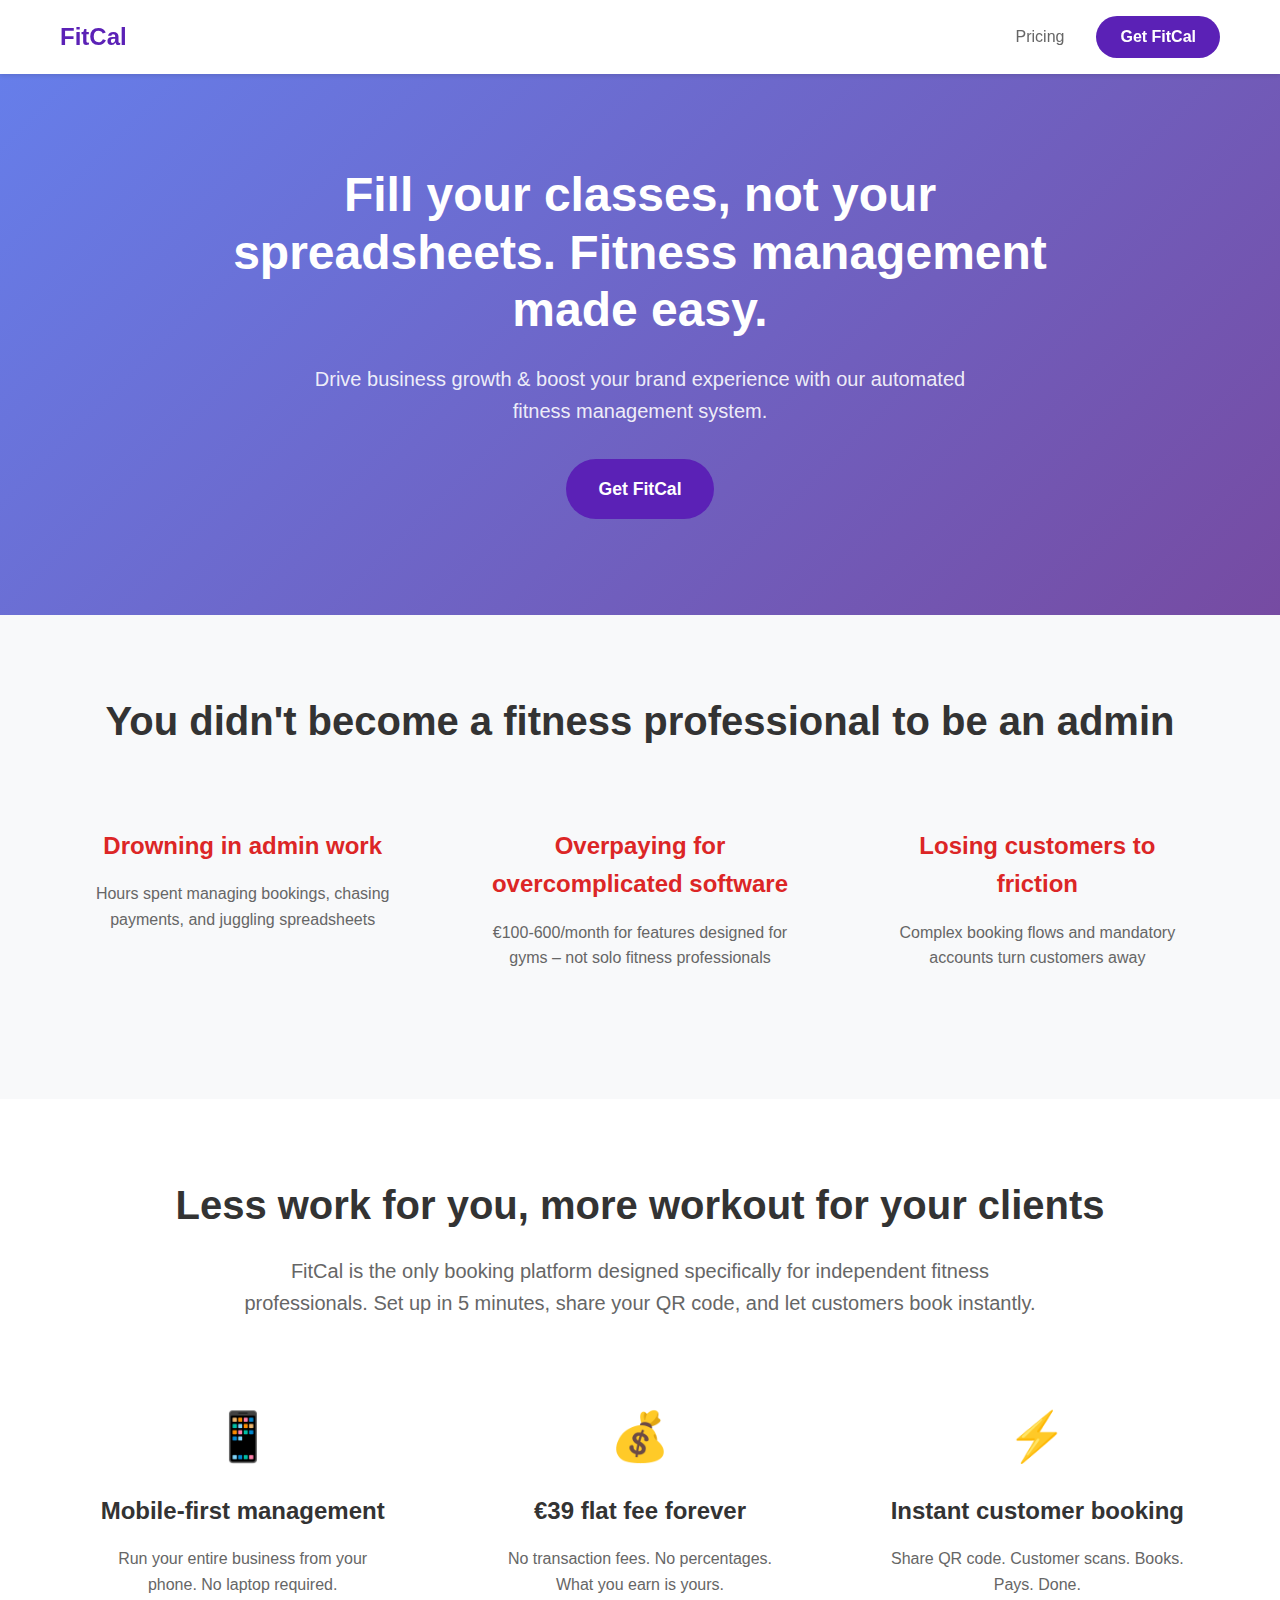
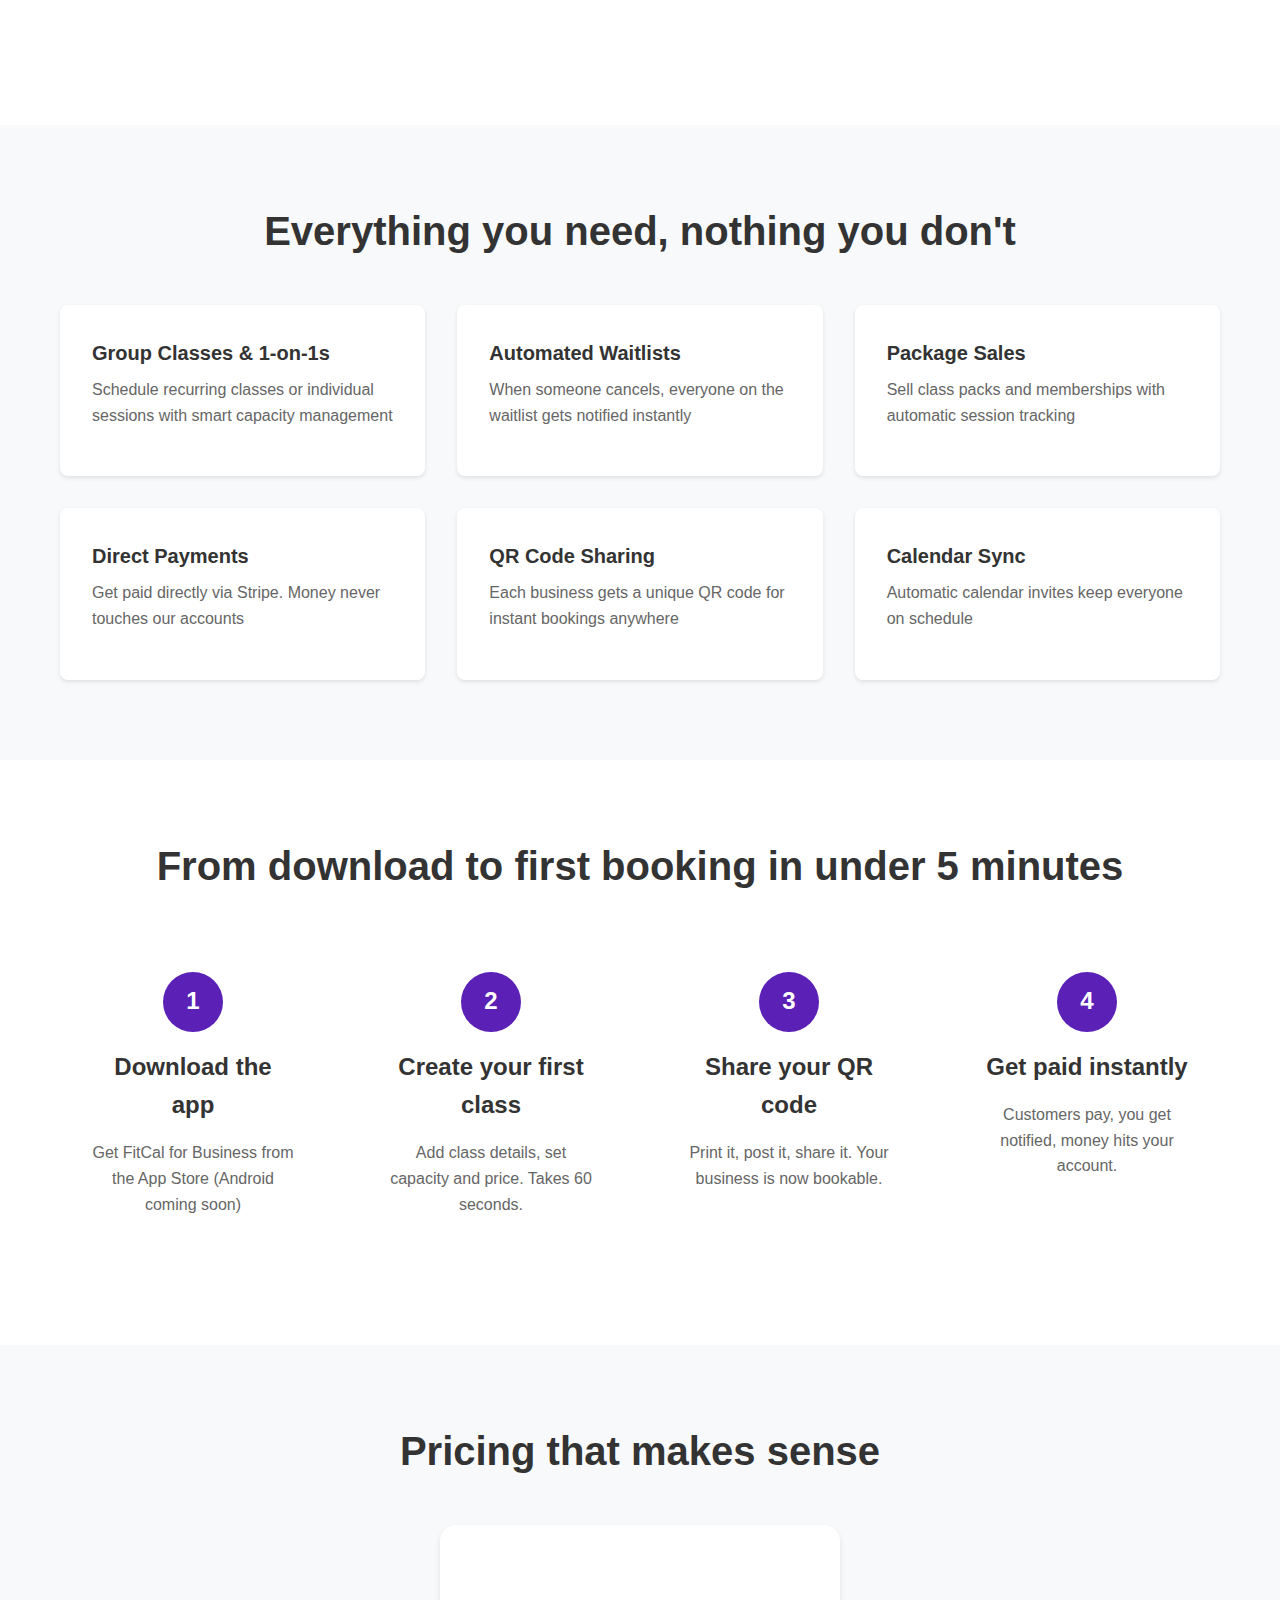
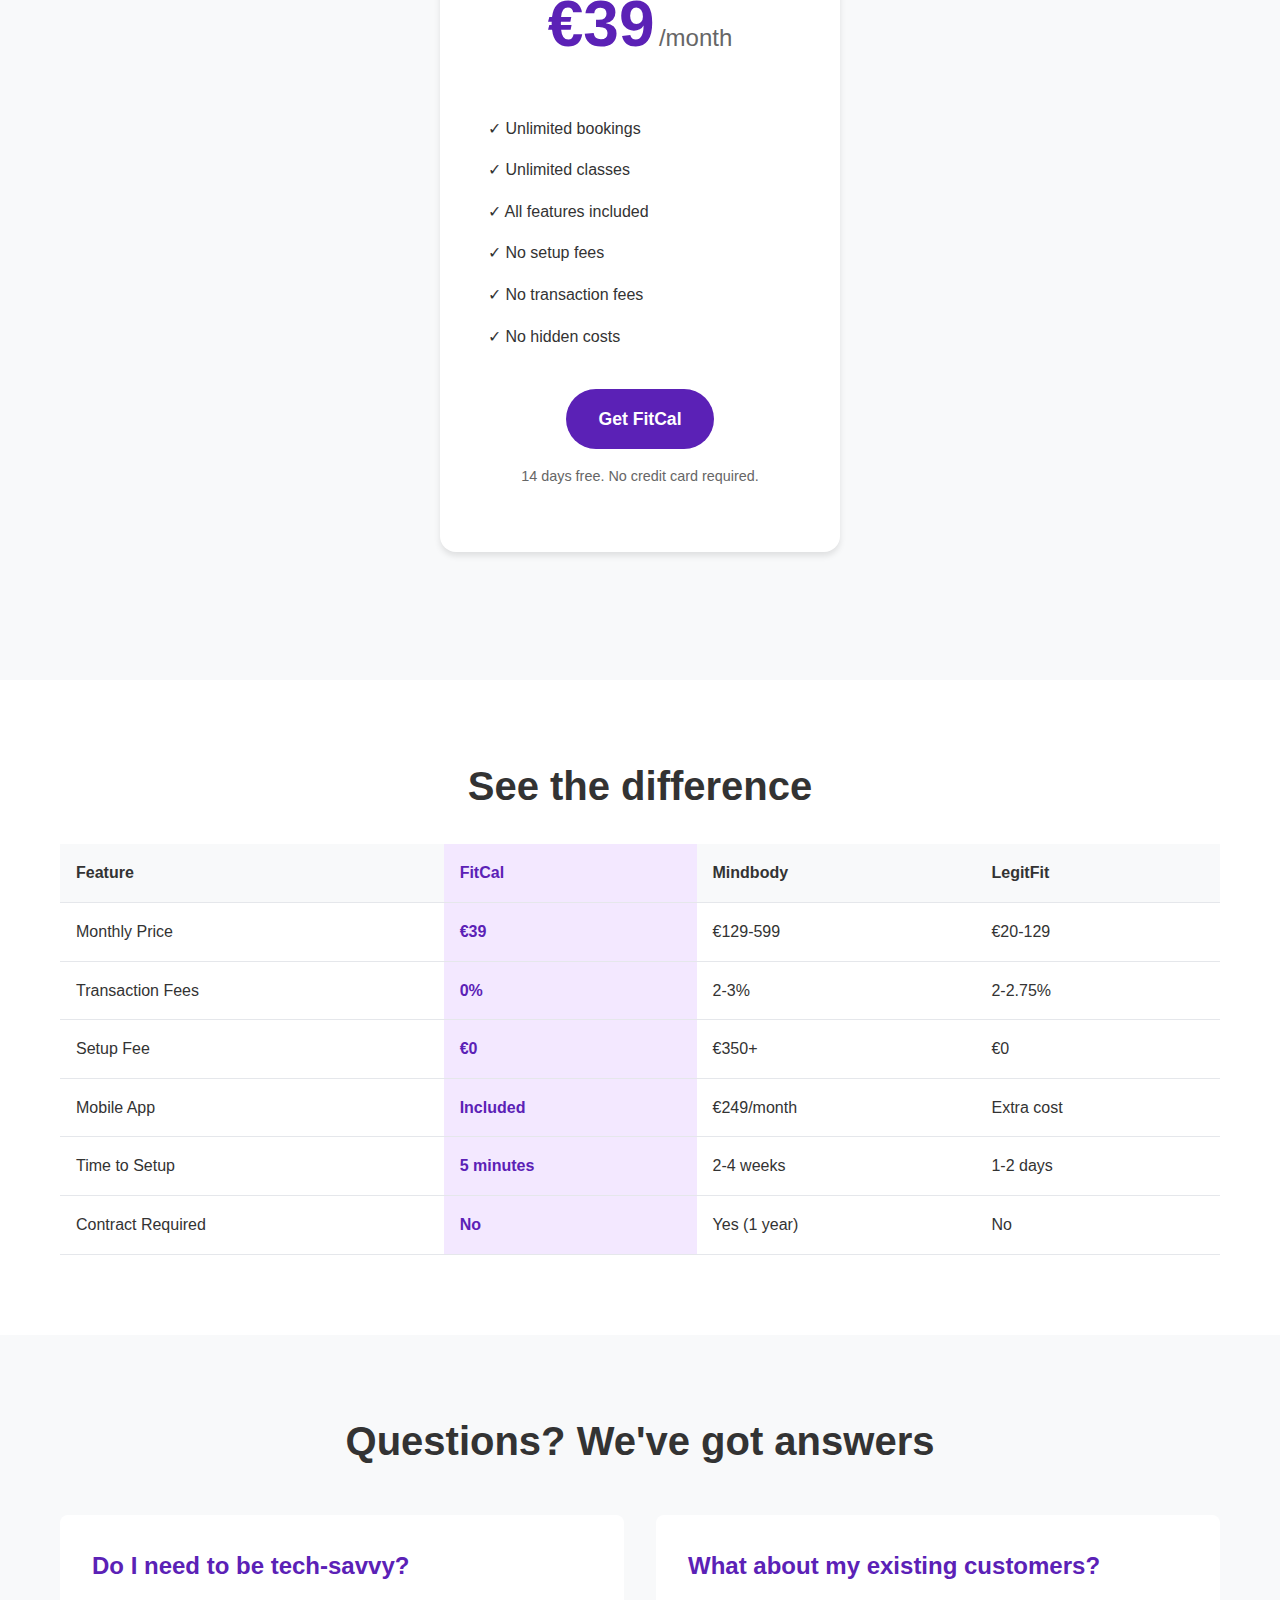
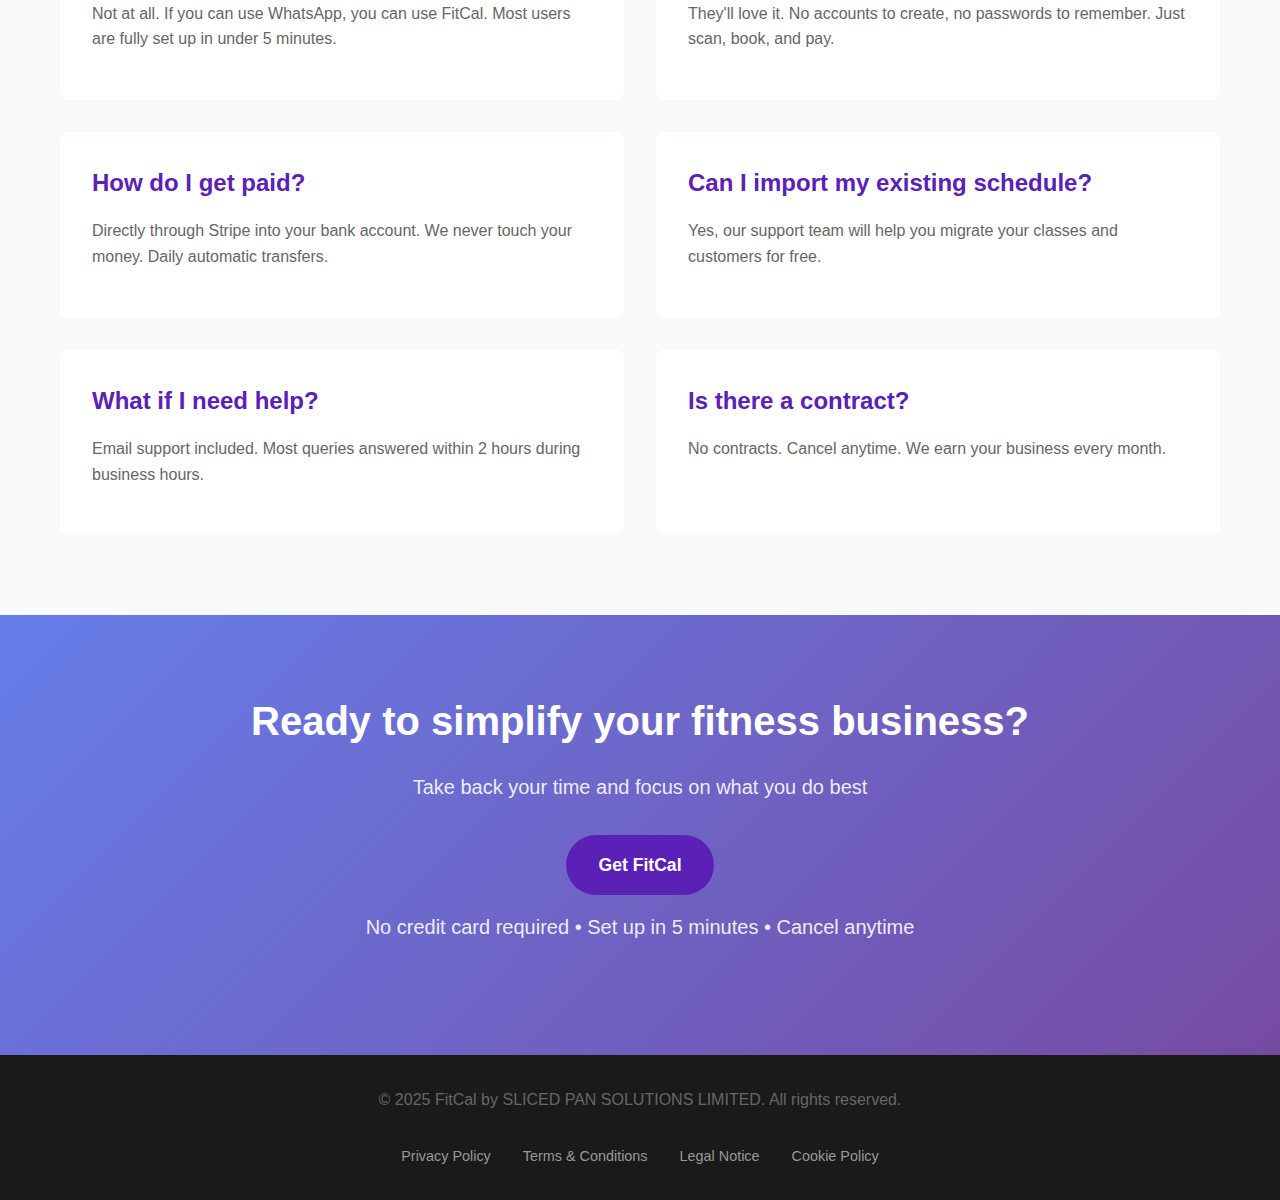
<file: index.html>
<!DOCTYPE html>
<html lang="en">
<head>
    <meta charset="UTF-8">
    <meta name="viewport" content="width=device-width, initial-scale=1.0">
    <title>FitCal - Fitness Management for Independent Fitness Professionals</title>
    <link rel="stylesheet" href="styles.css">
</head>
<body>
    <!-- Header/Navbar -->
    <header class="navbar">
        <div class="container">
            <div class="nav-content">
                <div class="nav-brand">FitCal</div>
                <nav class="nav-links">
                    <a href="#pricing" class="nav-link">Pricing</a>
                    <a href="mailto:jake@fitcal.co?subject=FitCal%20Free%20Trial%20Request&body=Hi%20Jake,%0A%0AI'd%20like%20to%20start%20my%2014-day%20free%20trial%20of%20FitCal.%0A%0AMy%20details:%0A-%20Name:%20%0A-%20Business%20name:%20%0A-%20Type%20of%20fitness%20business:%20%0A-%20Current%20booking%20solution:%20%0A-%20Phone%20number:%20%0A%0ALooking%20forward%20to%20simplifying%20my%20booking%20process!%0A%0ABest%20regards," class="nav-cta">Get FitCal</a>
                </nav>
            </div>
        </div>
    </header>

    <!-- Hero Section -->
    <section class="hero">
        <div class="container">
            <h1>Fill your classes, not your spreadsheets. Fitness management made easy.</h1>
            <p class="hero-subtitle">Drive business growth & boost your brand experience with our automated fitness management system.</p>
            <a href="mailto:jake@fitcal.co?subject=FitCal%20Free%20Trial%20Request&body=Hi%20Jake,%0A%0AI'd%20like%20to%20start%20my%2014-day%20free%20trial%20of%20FitCal.%0A%0AMy%20details:%0A-%20Name:%20%0A-%20Business%20name:%20%0A-%20Type%20of%20fitness%20business:%20%0A-%20Current%20booking%20solution:%20%0A-%20Phone%20number:%20%0A%0ALooking%20forward%20to%20simplifying%20my%20booking%20process!%0A%0ABest%20regards," class="cta-button">Get FitCal</a>
        </div>
    </section>

    <!-- Problem Section -->
    <section class="problem">
        <div class="container">
            <h2>You didn't become a fitness professional to be an admin</h2>
            <div class="problem-grid">
                <div class="problem-item">
                    <h3>Drowning in admin work</h3>
                    <p>Hours spent managing bookings, chasing payments, and juggling spreadsheets</p>
                </div>
                <div class="problem-item">
                    <h3>Overpaying for overcomplicated software</h3>
                    <p>€100-600/month for features designed for gyms – not solo fitness professionals</p>
                </div>
                <div class="problem-item">
                    <h3>Losing customers to friction</h3>
                    <p>Complex booking flows and mandatory accounts turn customers away</p>
                </div>
            </div>
        </div>
    </section>

    <!-- Solution Section -->
    <section class="solution">
        <div class="container">
            <h2>Less work for you, more workout for your clients</h2>
            <p class="solution-intro">FitCal is the only booking platform designed specifically for independent fitness professionals. Set up in 5 minutes, share your QR code, and let customers book instantly.</p>
            <div class="solution-grid">
                <div class="solution-item">
                    <div class="icon">📱</div>
                    <h3>Mobile-first management</h3>
                    <p>Run your entire business from your phone. No laptop required.</p>
                </div>
                <div class="solution-item">
                    <div class="icon">💰</div>
                    <h3>€39 flat fee forever</h3>
                    <p>No transaction fees. No percentages. What you earn is yours.</p>
                </div>
                <div class="solution-item">
                    <div class="icon">⚡</div>
                    <h3>Instant customer booking</h3>
                    <p>Share QR code. Customer scans. Books. Pays. Done.</p>
                </div>
            </div>
        </div>
    </section>

    <!-- Features Section -->
    <section class="features">
        <div class="container">
            <h2>Everything you need, nothing you don't</h2>
            <div class="features-grid">
                <div class="feature-item">
                    <h4>Group Classes & 1-on-1s</h4>
                    <p>Schedule recurring classes or individual sessions with smart capacity management</p>
                </div>
                <div class="feature-item">
                    <h4>Automated Waitlists</h4>
                    <p>When someone cancels, everyone on the waitlist gets notified instantly</p>
                </div>
                <div class="feature-item">
                    <h4>Package Sales</h4>
                    <p>Sell class packs and memberships with automatic session tracking</p>
                </div>
                <div class="feature-item">
                    <h4>Direct Payments</h4>
                    <p>Get paid directly via Stripe. Money never touches our accounts</p>
                </div>
                <div class="feature-item">
                    <h4>QR Code Sharing</h4>
                    <p>Each business gets a unique QR code for instant bookings anywhere</p>
                </div>
                <div class="feature-item">
                    <h4>Calendar Sync</h4>
                    <p>Automatic calendar invites keep everyone on schedule</p>
                </div>
            </div>
        </div>
    </section>

    <!-- How It Works Section -->
    <section class="how-it-works">
        <div class="container">
            <h2>From download to first booking in under 5 minutes</h2>
            <div class="steps">
                <div class="step">
                    <div class="step-number">1</div>
                    <h3>Download the app</h3>
                    <p>Get FitCal for Business from the App Store (Android coming soon)</p>
                </div>
                <div class="step">
                    <div class="step-number">2</div>
                    <h3>Create your first class</h3>
                    <p>Add class details, set capacity and price. Takes 60 seconds.</p>
                </div>
                <div class="step">
                    <div class="step-number">3</div>
                    <h3>Share your QR code</h3>
                    <p>Print it, post it, share it. Your business is now bookable.</p>
                </div>
                <div class="step">
                    <div class="step-number">4</div>
                    <h3>Get paid instantly</h3>
                    <p>Customers pay, you get notified, money hits your account.</p>
                </div>
            </div>
        </div>
    </section>

    <!-- Pricing Section -->
    <section class="pricing" id="pricing">
        <div class="container">
            <h2>Pricing that makes sense</h2>
            <div class="price-box">
                <div class="price">€39</div>
                <div class="period">/month</div>
                <ul class="price-features">
                    <li>✓ Unlimited bookings</li>
                    <li>✓ Unlimited classes</li>
                    <li>✓ All features included</li>
                    <li>✓ No setup fees</li>
                    <li>✓ No transaction fees</li>
                    <li>✓ No hidden costs</li>
                </ul>
                <a href="mailto:jake@fitcal.co?subject=FitCal%20Free%20Trial%20Request&body=Hi%20Jake,%0A%0AI'd%20like%20to%20start%20my%2014-day%20free%20trial%20of%20FitCal.%0A%0AMy%20details:%0A-%20Name:%20%0A-%20Business%20name:%20%0A-%20Type%20of%20fitness%20business:%20%0A-%20Current%20booking%20solution:%20%0A-%20Phone%20number:%20%0A%0ALooking%20forward%20to%20simplifying%20my%20booking%20process!%0A%0ABest%20regards," class="cta-button">Get FitCal</a>
                <p class="trial-info">14 days free. No credit card required.</p>
            </div>
        </div>
    </section>

    <!-- Comparison Section -->
    <section class="comparison">
        <div class="container">
            <h2>See the difference</h2>
            <div class="comparison-table">
                <table>
                    <thead>
                        <tr>
                            <th>Feature</th>
                            <th class="fitcal">FitCal</th>
                            <th>Mindbody</th>
                            <th>LegitFit</th>
                        </tr>
                    </thead>
                    <tbody>
                        <tr>
                            <td>Monthly Price</td>
                            <td class="fitcal">€39</td>
                            <td>€129-599</td>
                            <td>€20-129</td>
                        </tr>
                        <tr>
                            <td>Transaction Fees</td>
                            <td class="fitcal">0%</td>
                            <td>2-3%</td>
                            <td>2-2.75%</td>
                        </tr>
                        <tr>
                            <td>Setup Fee</td>
                            <td class="fitcal">€0</td>
                            <td>€350+</td>
                            <td>€0</td>
                        </tr>
                        <tr>
                            <td>Mobile App</td>
                            <td class="fitcal">Included</td>
                            <td>€249/month</td>
                            <td>Extra cost</td>
                        </tr>
                        <tr>
                            <td>Time to Setup</td>
                            <td class="fitcal">5 minutes</td>
                            <td>2-4 weeks</td>
                            <td>1-2 days</td>
                        </tr>
                        <tr>
                            <td>Contract Required</td>
                            <td class="fitcal">No</td>
                            <td>Yes (1 year)</td>
                            <td>No</td>
                        </tr>
                    </tbody>
                </table>
            </div>
        </div>
    </section>

    <!-- FAQ Section -->
    <section class="faq">
        <div class="container">
            <h2>Questions? We've got answers</h2>
            <div class="faq-grid">
                <div class="faq-item">
                    <h3>Do I need to be tech-savvy?</h3>
                    <p>Not at all. If you can use WhatsApp, you can use FitCal. Most users are fully set up in under 5 minutes.</p>
                </div>
                <div class="faq-item">
                    <h3>What about my existing customers?</h3>
                    <p>They'll love it. No accounts to create, no passwords to remember. Just scan, book, and pay.</p>
                </div>
                <div class="faq-item">
                    <h3>How do I get paid?</h3>
                    <p>Directly through Stripe into your bank account. We never touch your money. Daily automatic transfers.</p>
                </div>
                <div class="faq-item">
                    <h3>Can I import my existing schedule?</h3>
                    <p>Yes, our support team will help you migrate your classes and customers for free.</p>
                </div>
                <div class="faq-item">
                    <h3>What if I need help?</h3>
                    <p>Email support included. Most queries answered within 2 hours during business hours.</p>
                </div>
                <div class="faq-item">
                    <h3>Is there a contract?</h3>
                    <p>No contracts. Cancel anytime. We earn your business every month.</p>
                </div>
            </div>
        </div>
    </section>

    <!-- Final CTA Section -->
    <section class="final-cta">
        <div class="container">
            <h2>Ready to simplify your fitness business?</h2>
            <p>Take back your time and focus on what you do best</p>
            <a href="mailto:jake@fitcal.co?subject=FitCal%20Free%20Trial%20Request&body=Hi%20Jake,%0A%0AI'd%20like%20to%20start%20my%2014-day%20free%20trial%20of%20FitCal.%0A%0AMy%20details:%0A-%20Name:%20%0A-%20Business%20name:%20%0A-%20Type%20of%20fitness%20business:%20%0A-%20Current%20booking%20solution:%20%0A-%20Phone%20number:%20%0A%0ALooking%20forward%20to%20simplifying%20my%20booking%20process!%0A%0ABest%20regards," class="cta-button">Get FitCal</a>
            <p class="cta-info">No credit card required • Set up in 5 minutes • Cancel anytime</p>
        </div>
    </section>

    <!-- Footer -->
    <footer>
        <div class="container">
            <div class="footer-content">
                <p>&copy; 2025 FitCal by SLICED PAN SOLUTIONS LIMITED. All rights reserved.</p>
                <div class="footer-links">
                    <a href="privacy-policy.html">Privacy Policy</a>
                    <a href="terms-conditions.html">Terms & Conditions</a>
                    <a href="legal-notice.html">Legal Notice</a>
                    <a href="cookie-policy.html">Cookie Policy</a>
                </div>
            </div>
        </div>
    </footer>
</body>
</html>
</file>
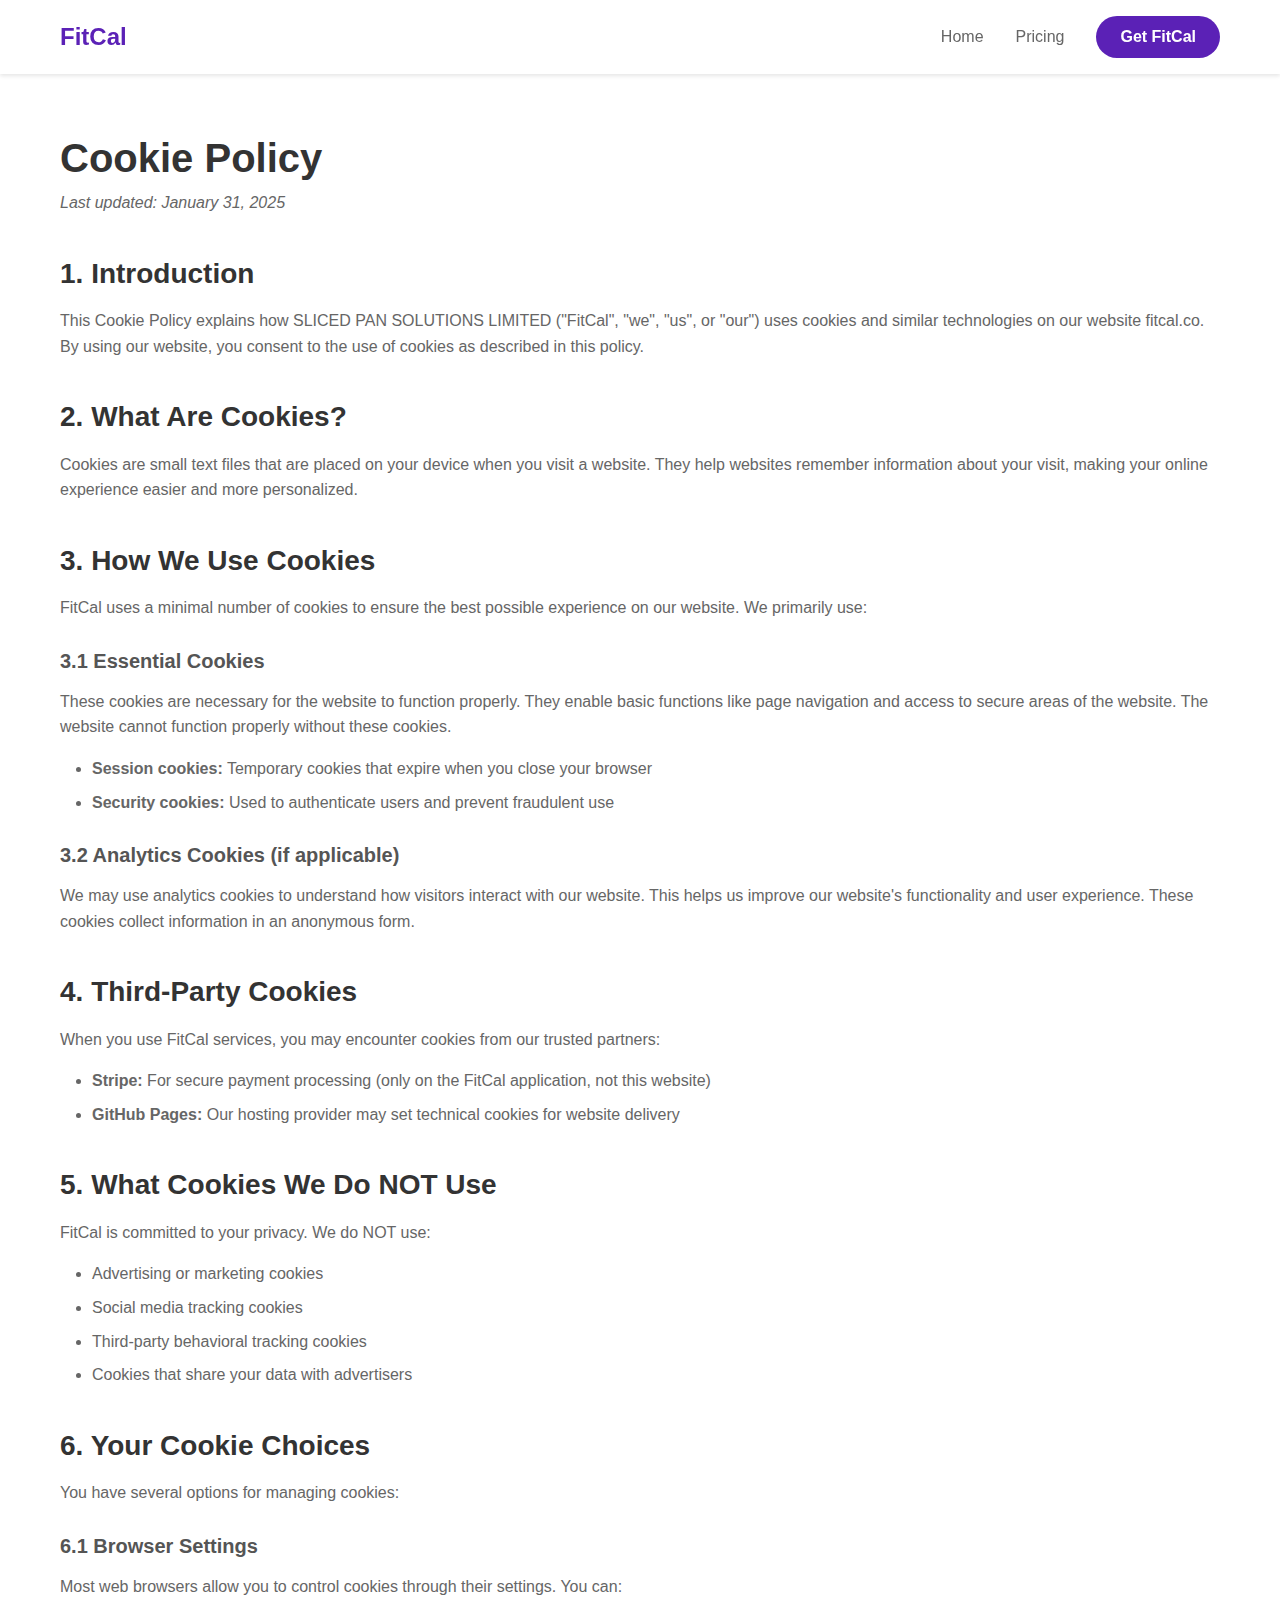
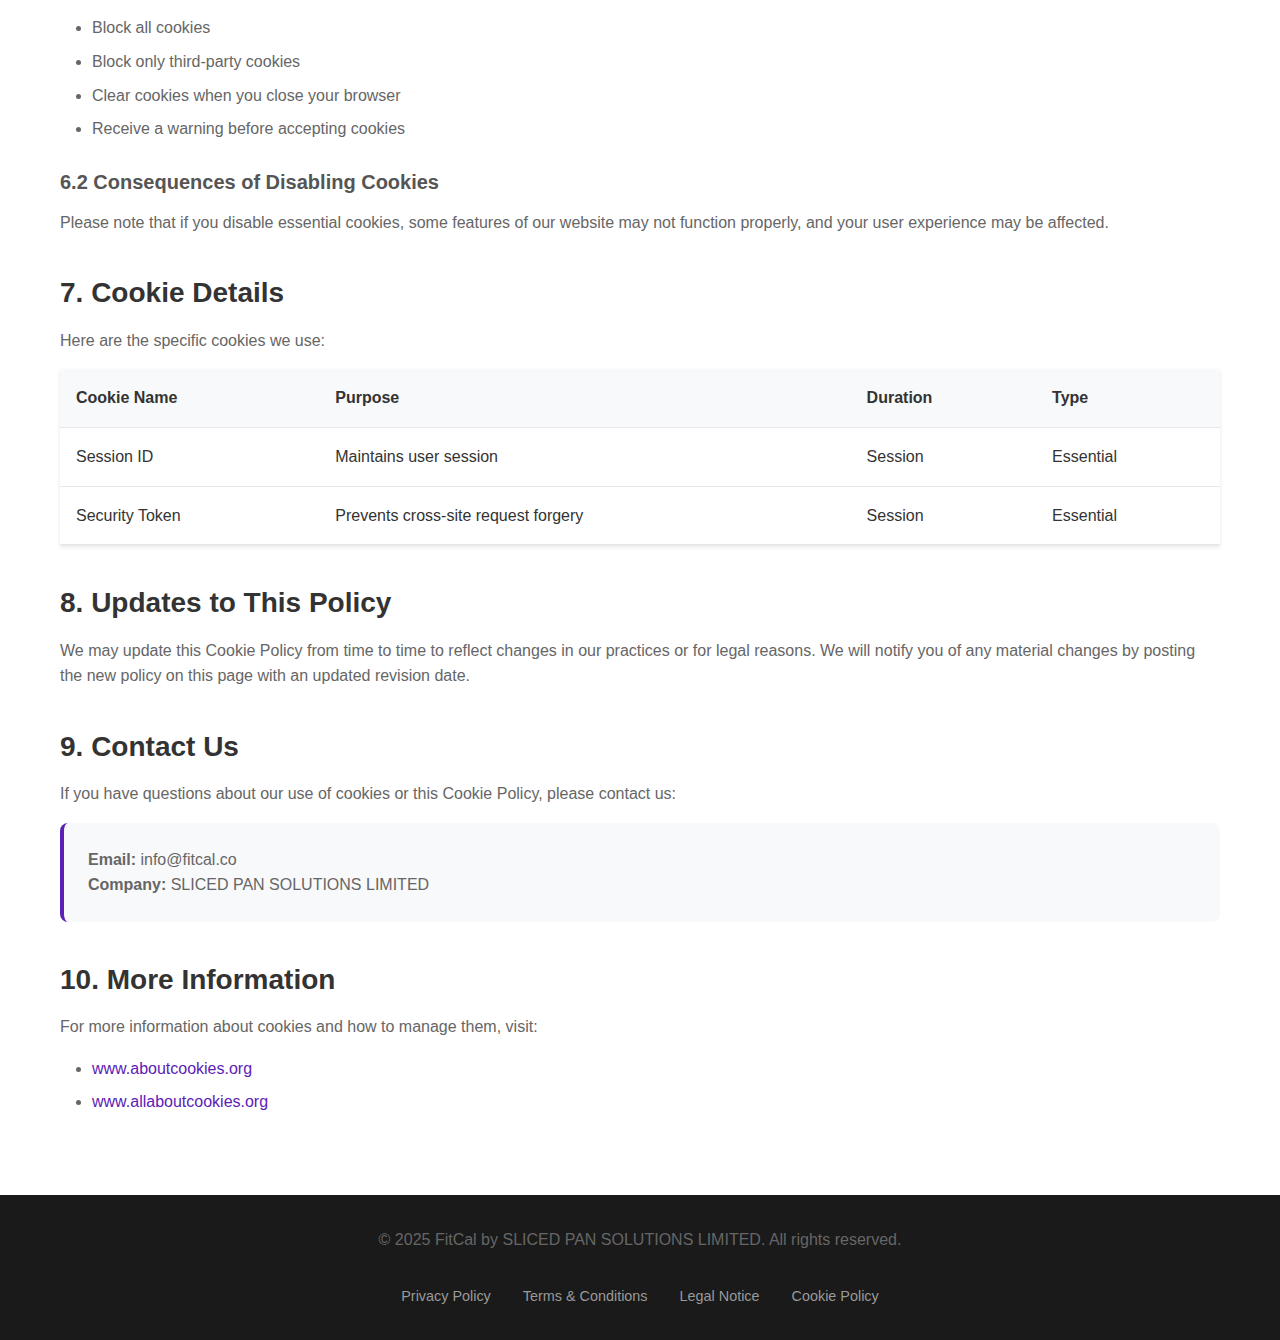
<file: cookie-policy.html>
<!DOCTYPE html>
<html lang="en">
<head>
    <meta charset="UTF-8">
    <meta name="viewport" content="width=device-width, initial-scale=1.0">
    <title>Cookie Policy - FitCal</title>
    <link rel="stylesheet" href="styles.css">
</head>
<body>
    <!-- Header/Navbar -->
    <header class="navbar">
        <div class="container">
            <div class="nav-content">
                <div class="nav-brand">FitCal</div>
                <nav class="nav-links">
                    <a href="index.html" class="nav-link">Home</a>
                    <a href="index.html#pricing" class="nav-link">Pricing</a>
                    <a href="mailto:jake@fitcal.co?subject=FitCal%20Free%20Trial%20Request" class="nav-cta">Get FitCal</a>
                </nav>
            </div>
        </div>
    </header>

    <section class="legal-content">
        <div class="container">
            <h1>Cookie Policy</h1>
            <p class="legal-date">Last updated: January 31, 2025</p>

            <h2>1. Introduction</h2>
            <p>This Cookie Policy explains how SLICED PAN SOLUTIONS LIMITED ("FitCal", "we", "us", or "our") uses cookies and similar technologies on our website fitcal.co. By using our website, you consent to the use of cookies as described in this policy.</p>

            <h2>2. What Are Cookies?</h2>
            <p>Cookies are small text files that are placed on your device when you visit a website. They help websites remember information about your visit, making your online experience easier and more personalized.</p>

            <h2>3. How We Use Cookies</h2>
            <p>FitCal uses a minimal number of cookies to ensure the best possible experience on our website. We primarily use:</p>

            <h3>3.1 Essential Cookies</h3>
            <p>These cookies are necessary for the website to function properly. They enable basic functions like page navigation and access to secure areas of the website. The website cannot function properly without these cookies.</p>
            <ul>
                <li><strong>Session cookies:</strong> Temporary cookies that expire when you close your browser</li>
                <li><strong>Security cookies:</strong> Used to authenticate users and prevent fraudulent use</li>
            </ul>

            <h3>3.2 Analytics Cookies (if applicable)</h3>
            <p>We may use analytics cookies to understand how visitors interact with our website. This helps us improve our website's functionality and user experience. These cookies collect information in an anonymous form.</p>

            <h2>4. Third-Party Cookies</h2>
            <p>When you use FitCal services, you may encounter cookies from our trusted partners:</p>
            <ul>
                <li><strong>Stripe:</strong> For secure payment processing (only on the FitCal application, not this website)</li>
                <li><strong>GitHub Pages:</strong> Our hosting provider may set technical cookies for website delivery</li>
            </ul>

            <h2>5. What Cookies We Do NOT Use</h2>
            <p>FitCal is committed to your privacy. We do NOT use:</p>
            <ul>
                <li>Advertising or marketing cookies</li>
                <li>Social media tracking cookies</li>
                <li>Third-party behavioral tracking cookies</li>
                <li>Cookies that share your data with advertisers</li>
            </ul>

            <h2>6. Your Cookie Choices</h2>
            <p>You have several options for managing cookies:</p>

            <h3>6.1 Browser Settings</h3>
            <p>Most web browsers allow you to control cookies through their settings. You can:</p>
            <ul>
                <li>Block all cookies</li>
                <li>Block only third-party cookies</li>
                <li>Clear cookies when you close your browser</li>
                <li>Receive a warning before accepting cookies</li>
            </ul>

            <h3>6.2 Consequences of Disabling Cookies</h3>
            <p>Please note that if you disable essential cookies, some features of our website may not function properly, and your user experience may be affected.</p>

            <h2>7. Cookie Details</h2>
            <p>Here are the specific cookies we use:</p>
            <table class="cookie-table">
                <thead>
                    <tr>
                        <th>Cookie Name</th>
                        <th>Purpose</th>
                        <th>Duration</th>
                        <th>Type</th>
                    </tr>
                </thead>
                <tbody>
                    <tr>
                        <td>Session ID</td>
                        <td>Maintains user session</td>
                        <td>Session</td>
                        <td>Essential</td>
                    </tr>
                    <tr>
                        <td>Security Token</td>
                        <td>Prevents cross-site request forgery</td>
                        <td>Session</td>
                        <td>Essential</td>
                    </tr>
                </tbody>
            </table>

            <h2>8. Updates to This Policy</h2>
            <p>We may update this Cookie Policy from time to time to reflect changes in our practices or for legal reasons. We will notify you of any material changes by posting the new policy on this page with an updated revision date.</p>

            <h2>9. Contact Us</h2>
            <p>If you have questions about our use of cookies or this Cookie Policy, please contact us:</p>
            <div class="legal-info-box">
                <p><strong>Email:</strong> info@fitcal.co<br>
                <strong>Company:</strong> SLICED PAN SOLUTIONS LIMITED</p>
            </div>

            <h2>10. More Information</h2>
            <p>For more information about cookies and how to manage them, visit:</p>
            <ul>
                <li><a href="https://www.aboutcookies.org" target="_blank" rel="noopener">www.aboutcookies.org</a></li>
                <li><a href="https://www.allaboutcookies.org" target="_blank" rel="noopener">www.allaboutcookies.org</a></li>
            </ul>
        </div>
    </section>

    <!-- Footer -->
    <footer>
        <div class="container">
            <div class="footer-content">
                <p>&copy; 2025 FitCal by SLICED PAN SOLUTIONS LIMITED. All rights reserved.</p>
                <div class="footer-links">
                    <a href="privacy-policy.html">Privacy Policy</a>
                    <a href="terms-conditions.html">Terms & Conditions</a>
                    <a href="legal-notice.html">Legal Notice</a>
                    <a href="cookie-policy.html">Cookie Policy</a>
                </div>
            </div>
        </div>
    </footer>
</body>
</html>
</file>
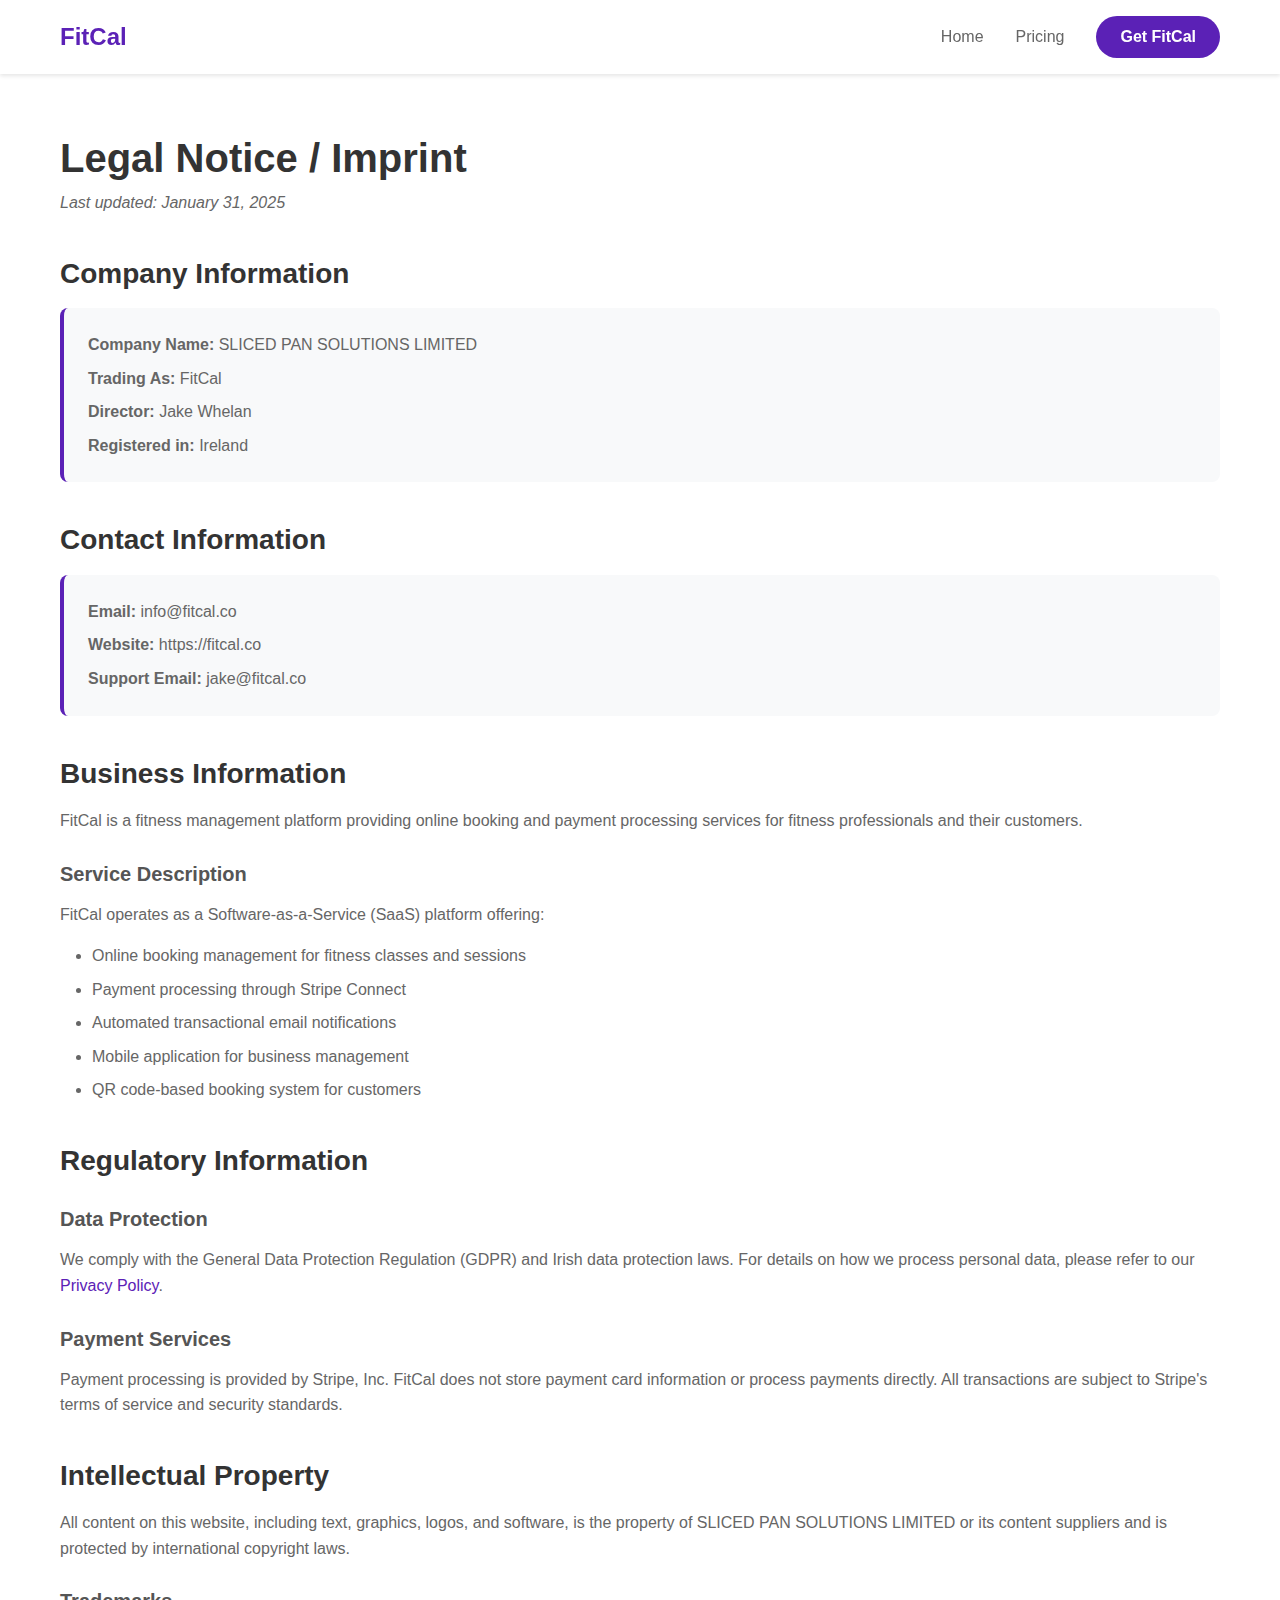
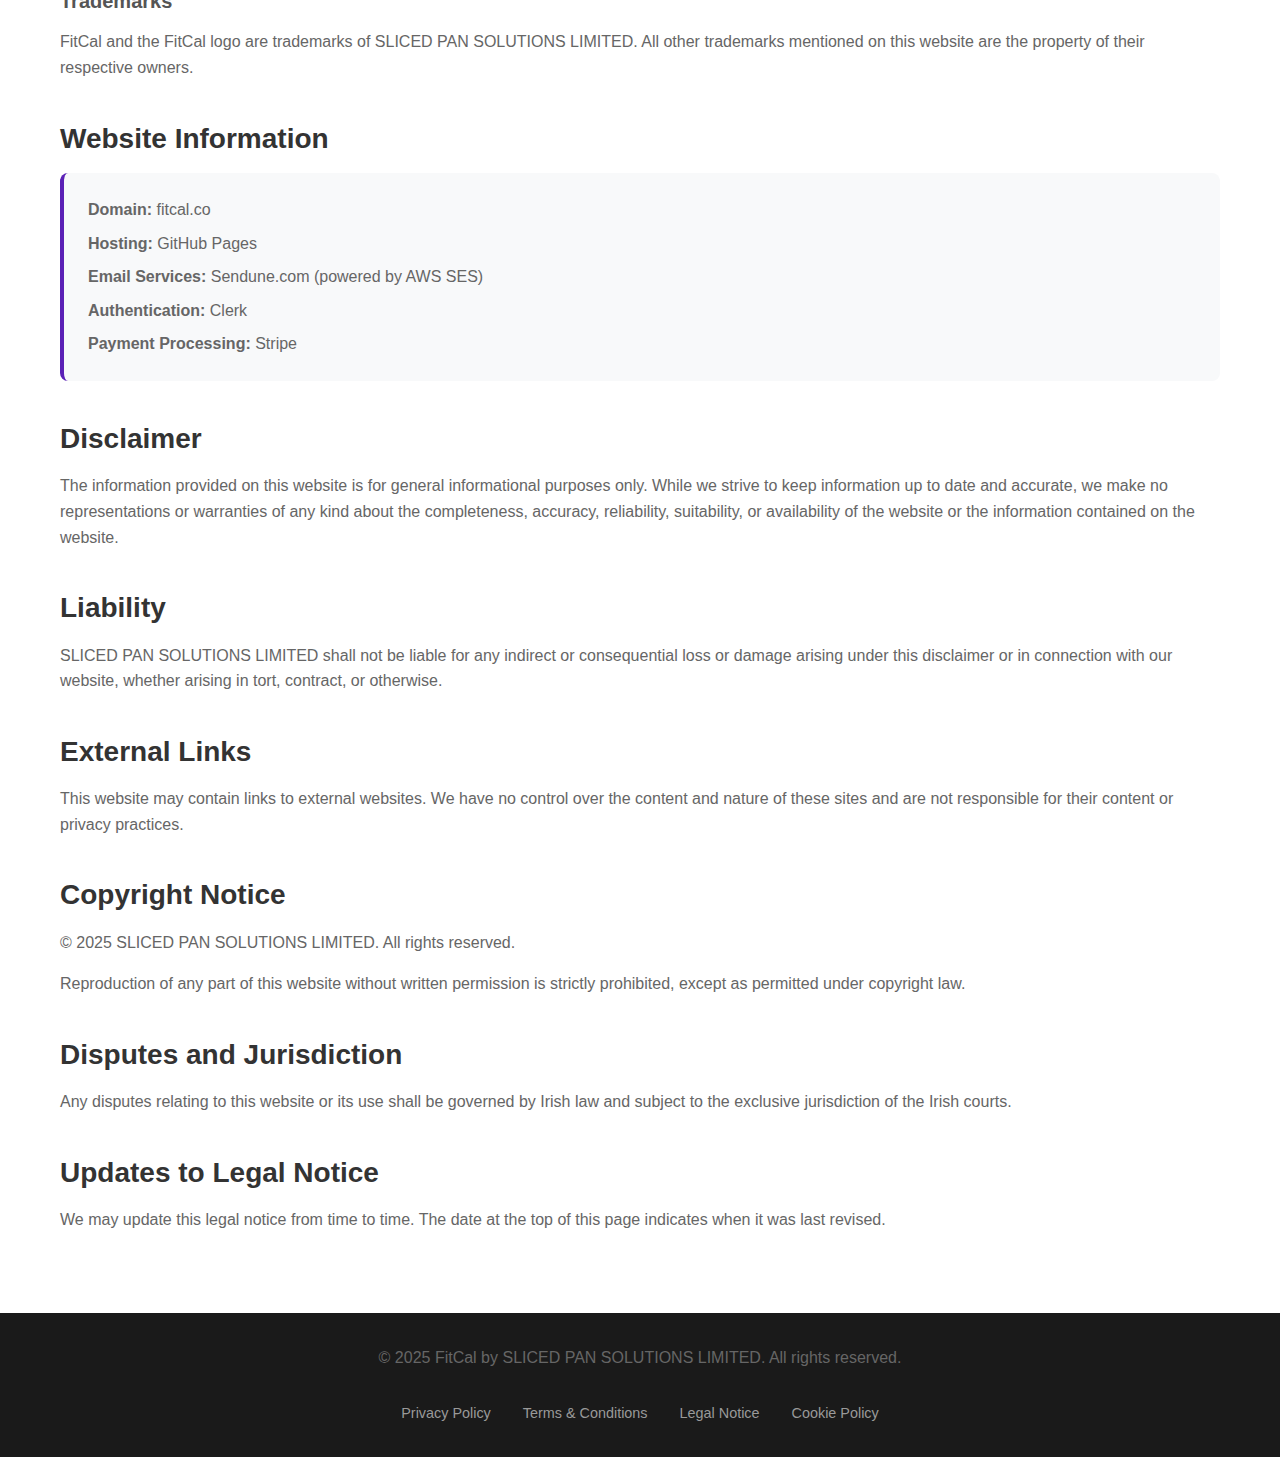
<file: legal-notice.html>
<!DOCTYPE html>
<html lang="en">
<head>
    <meta charset="UTF-8">
    <meta name="viewport" content="width=device-width, initial-scale=1.0">
    <title>Legal Notice - FitCal</title>
    <link rel="stylesheet" href="styles.css">
</head>
<body>
    <!-- Header/Navbar -->
    <header class="navbar">
        <div class="container">
            <div class="nav-content">
                <div class="nav-brand">FitCal</div>
                <nav class="nav-links">
                    <a href="index.html" class="nav-link">Home</a>
                    <a href="index.html#pricing" class="nav-link">Pricing</a>
                    <a href="mailto:jake@fitcal.co?subject=FitCal%20Free%20Trial%20Request" class="nav-cta">Get FitCal</a>
                </nav>
            </div>
        </div>
    </header>

    <section class="legal-content">
        <div class="container">
            <h1>Legal Notice / Imprint</h1>
            <p class="legal-date">Last updated: January 31, 2025</p>

            <h2>Company Information</h2>
            <div class="legal-info-box">
                <p><strong>Company Name:</strong> SLICED PAN SOLUTIONS LIMITED</p>
                <p><strong>Trading As:</strong> FitCal</p>
                <p><strong>Director:</strong> Jake Whelan</p>
                <p><strong>Registered in:</strong> Ireland</p>
            </div>

            <h2>Contact Information</h2>
            <div class="legal-info-box">
                <p><strong>Email:</strong> info@fitcal.co</p>
                <p><strong>Website:</strong> https://fitcal.co</p>
                <p><strong>Support Email:</strong> jake@fitcal.co</p>
            </div>

            <h2>Business Information</h2>
            <p>FitCal is a fitness management platform providing online booking and payment processing services for fitness professionals and their customers.</p>
            
            <h3>Service Description</h3>
            <p>FitCal operates as a Software-as-a-Service (SaaS) platform offering:</p>
            <ul>
                <li>Online booking management for fitness classes and sessions</li>
                <li>Payment processing through Stripe Connect</li>
                <li>Automated transactional email notifications</li>
                <li>Mobile application for business management</li>
                <li>QR code-based booking system for customers</li>
            </ul>

            <h2>Regulatory Information</h2>
            <h3>Data Protection</h3>
            <p>We comply with the General Data Protection Regulation (GDPR) and Irish data protection laws. For details on how we process personal data, please refer to our <a href="privacy-policy.html">Privacy Policy</a>.</p>

            <h3>Payment Services</h3>
            <p>Payment processing is provided by Stripe, Inc. FitCal does not store payment card information or process payments directly. All transactions are subject to Stripe's terms of service and security standards.</p>

            <h2>Intellectual Property</h2>
            <p>All content on this website, including text, graphics, logos, and software, is the property of SLICED PAN SOLUTIONS LIMITED or its content suppliers and is protected by international copyright laws.</p>

            <h3>Trademarks</h3>
            <p>FitCal and the FitCal logo are trademarks of SLICED PAN SOLUTIONS LIMITED. All other trademarks mentioned on this website are the property of their respective owners.</p>

            <h2>Website Information</h2>
            <div class="legal-info-box">
                <p><strong>Domain:</strong> fitcal.co</p>
                <p><strong>Hosting:</strong> GitHub Pages</p>
                <p><strong>Email Services:</strong> Sendune.com (powered by AWS SES)</p>
                <p><strong>Authentication:</strong> Clerk</p>
                <p><strong>Payment Processing:</strong> Stripe</p>
            </div>

            <h2>Disclaimer</h2>
            <p>The information provided on this website is for general informational purposes only. While we strive to keep information up to date and accurate, we make no representations or warranties of any kind about the completeness, accuracy, reliability, suitability, or availability of the website or the information contained on the website.</p>

            <h2>Liability</h2>
            <p>SLICED PAN SOLUTIONS LIMITED shall not be liable for any indirect or consequential loss or damage arising under this disclaimer or in connection with our website, whether arising in tort, contract, or otherwise.</p>

            <h2>External Links</h2>
            <p>This website may contain links to external websites. We have no control over the content and nature of these sites and are not responsible for their content or privacy practices.</p>

            <h2>Copyright Notice</h2>
            <p>&copy; 2025 SLICED PAN SOLUTIONS LIMITED. All rights reserved.</p>
            <p>Reproduction of any part of this website without written permission is strictly prohibited, except as permitted under copyright law.</p>

            <h2>Disputes and Jurisdiction</h2>
            <p>Any disputes relating to this website or its use shall be governed by Irish law and subject to the exclusive jurisdiction of the Irish courts.</p>

            <h2>Updates to Legal Notice</h2>
            <p>We may update this legal notice from time to time. The date at the top of this page indicates when it was last revised.</p>
        </div>
    </section>

    <!-- Footer -->
    <footer>
        <div class="container">
            <div class="footer-content">
                <p>&copy; 2025 FitCal by SLICED PAN SOLUTIONS LIMITED. All rights reserved.</p>
                <div class="footer-links">
                    <a href="privacy-policy.html">Privacy Policy</a>
                    <a href="terms-conditions.html">Terms & Conditions</a>
                    <a href="legal-notice.html">Legal Notice</a>
                    <a href="cookie-policy.html">Cookie Policy</a>
                </div>
            </div>
        </div>
    </footer>
</body>
</html>
</file>
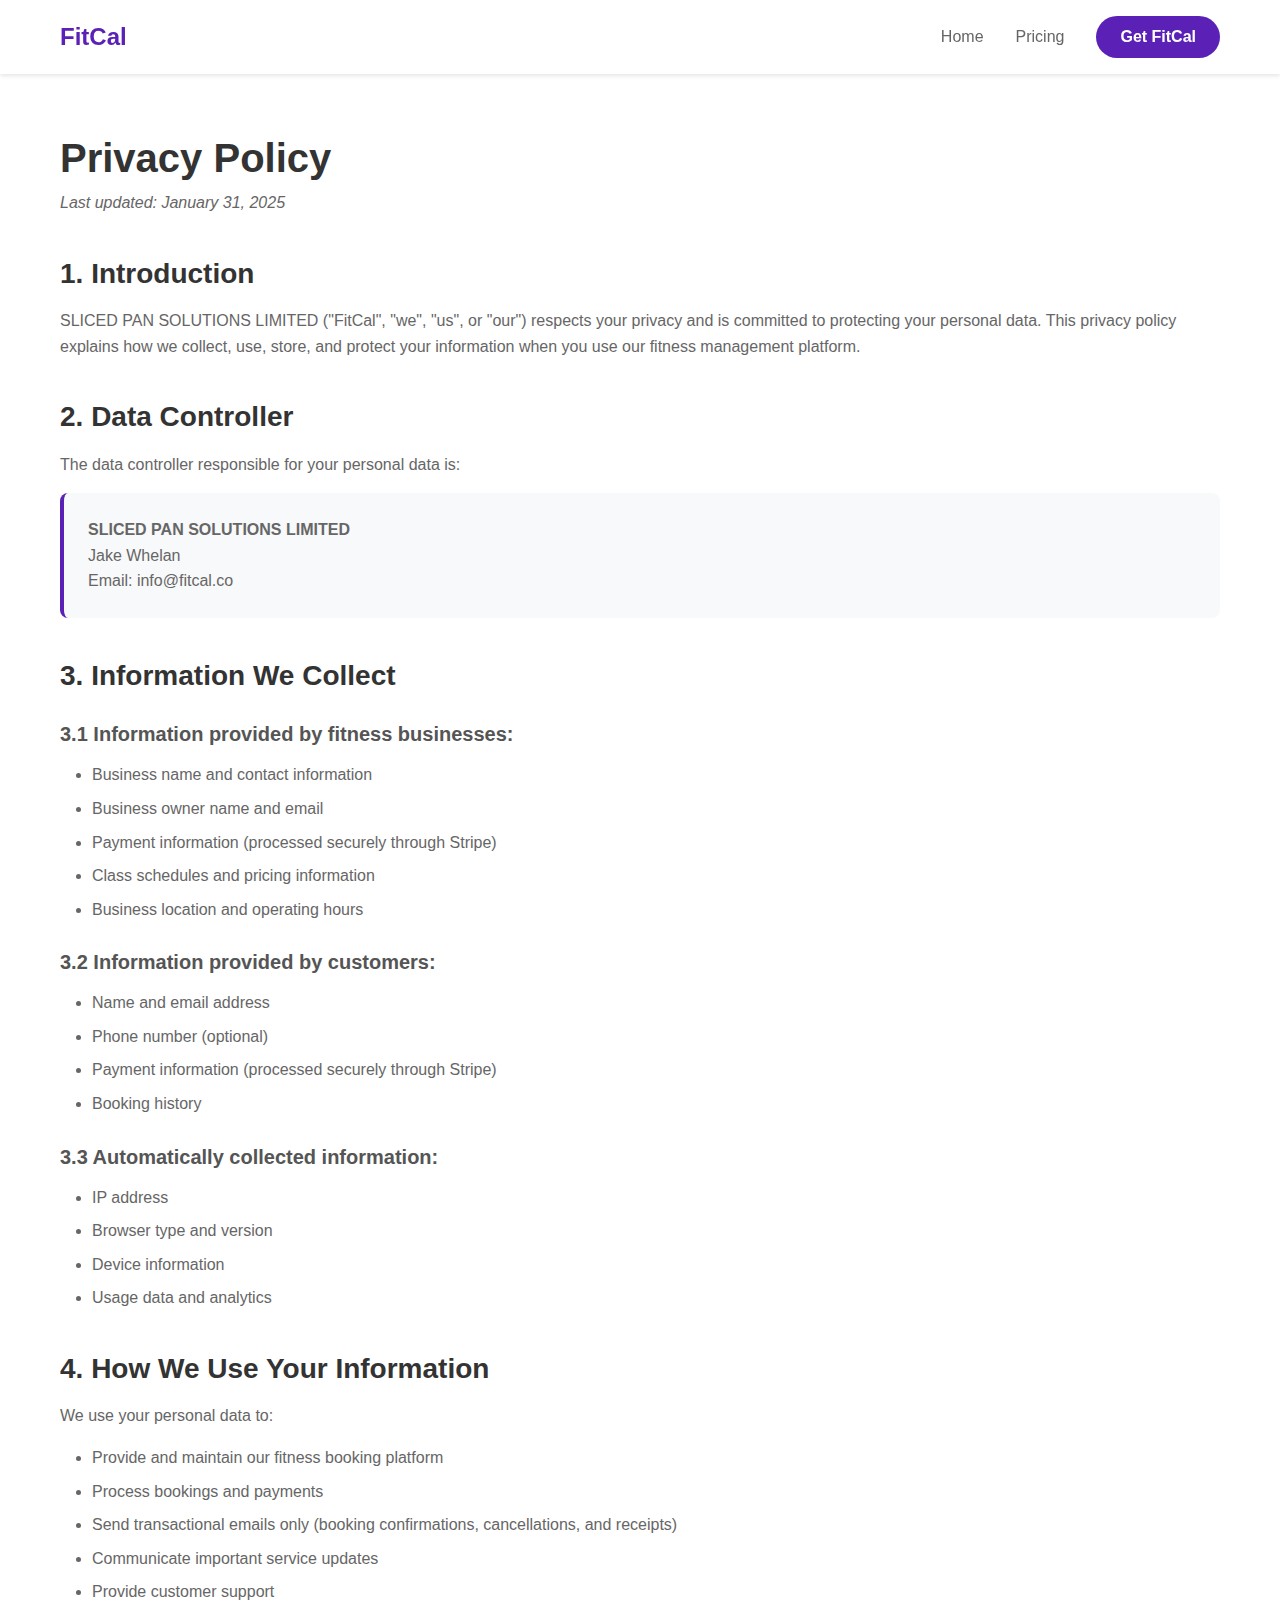
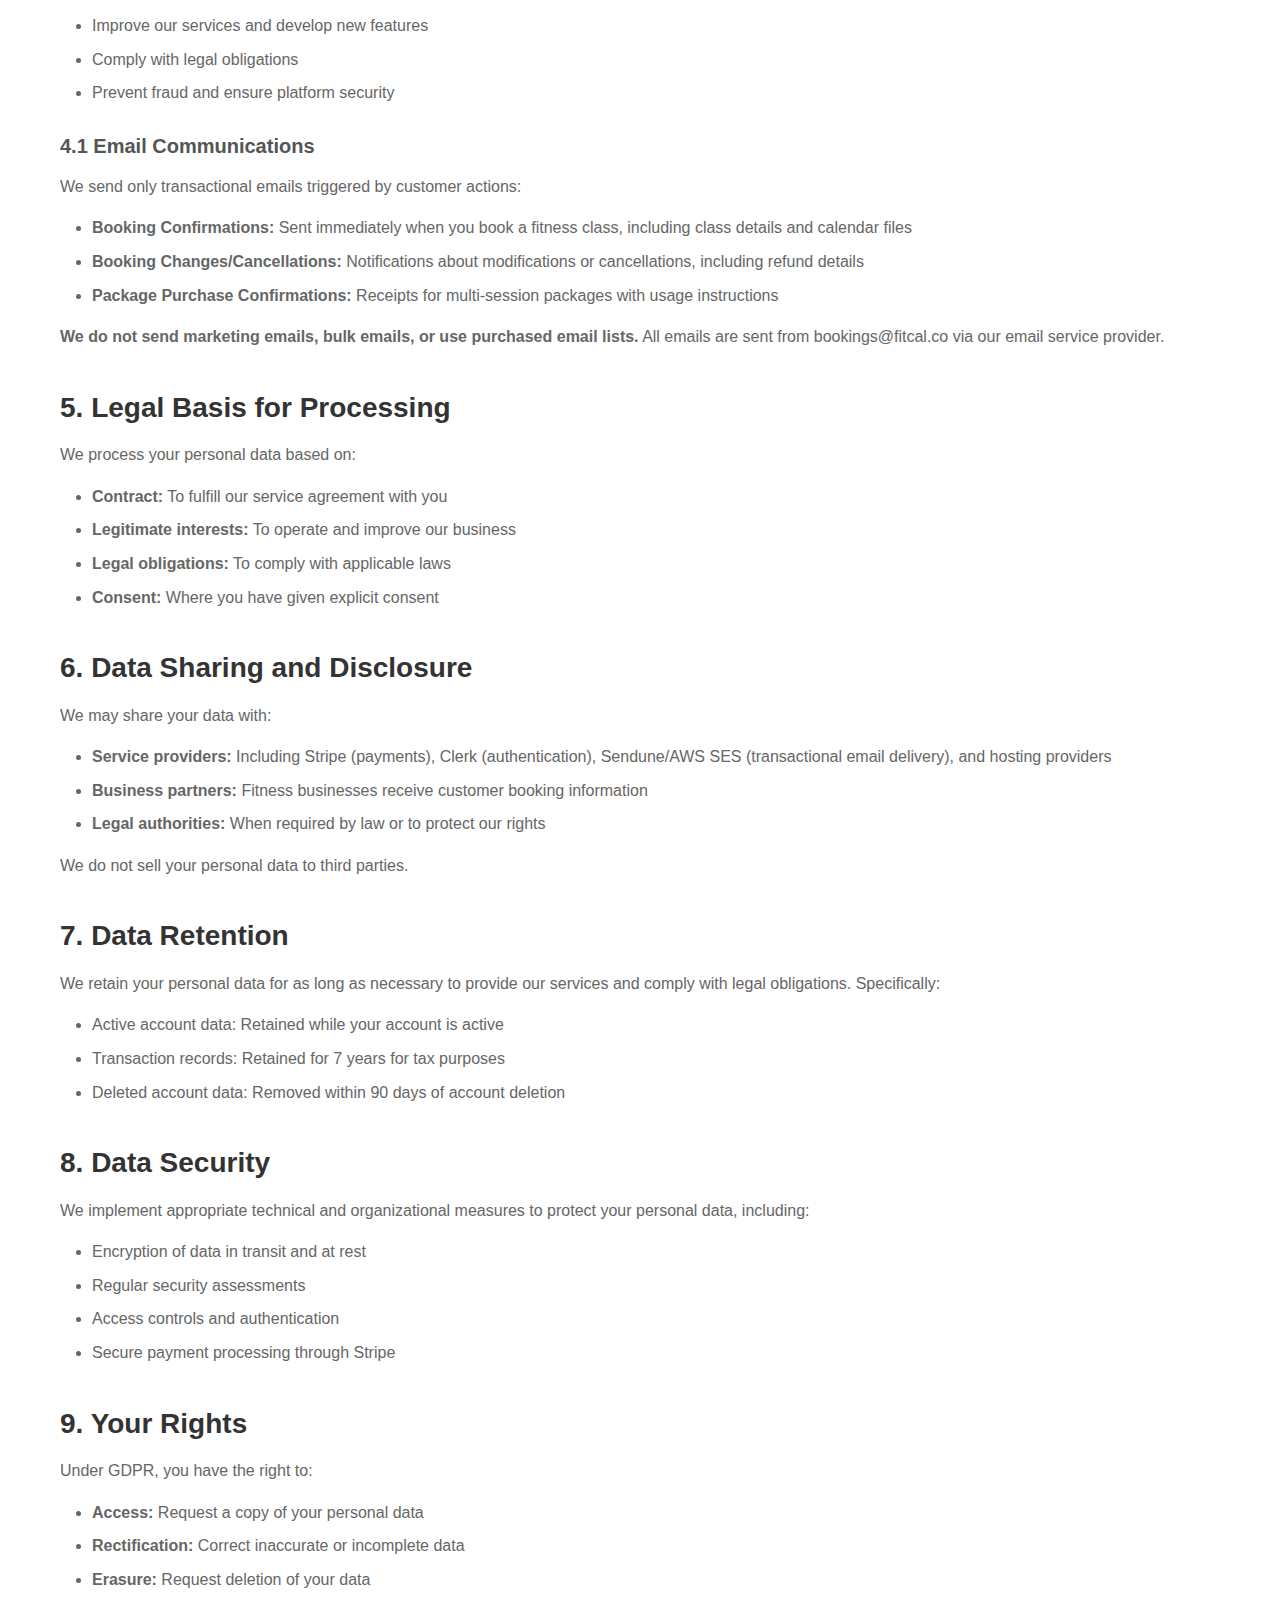
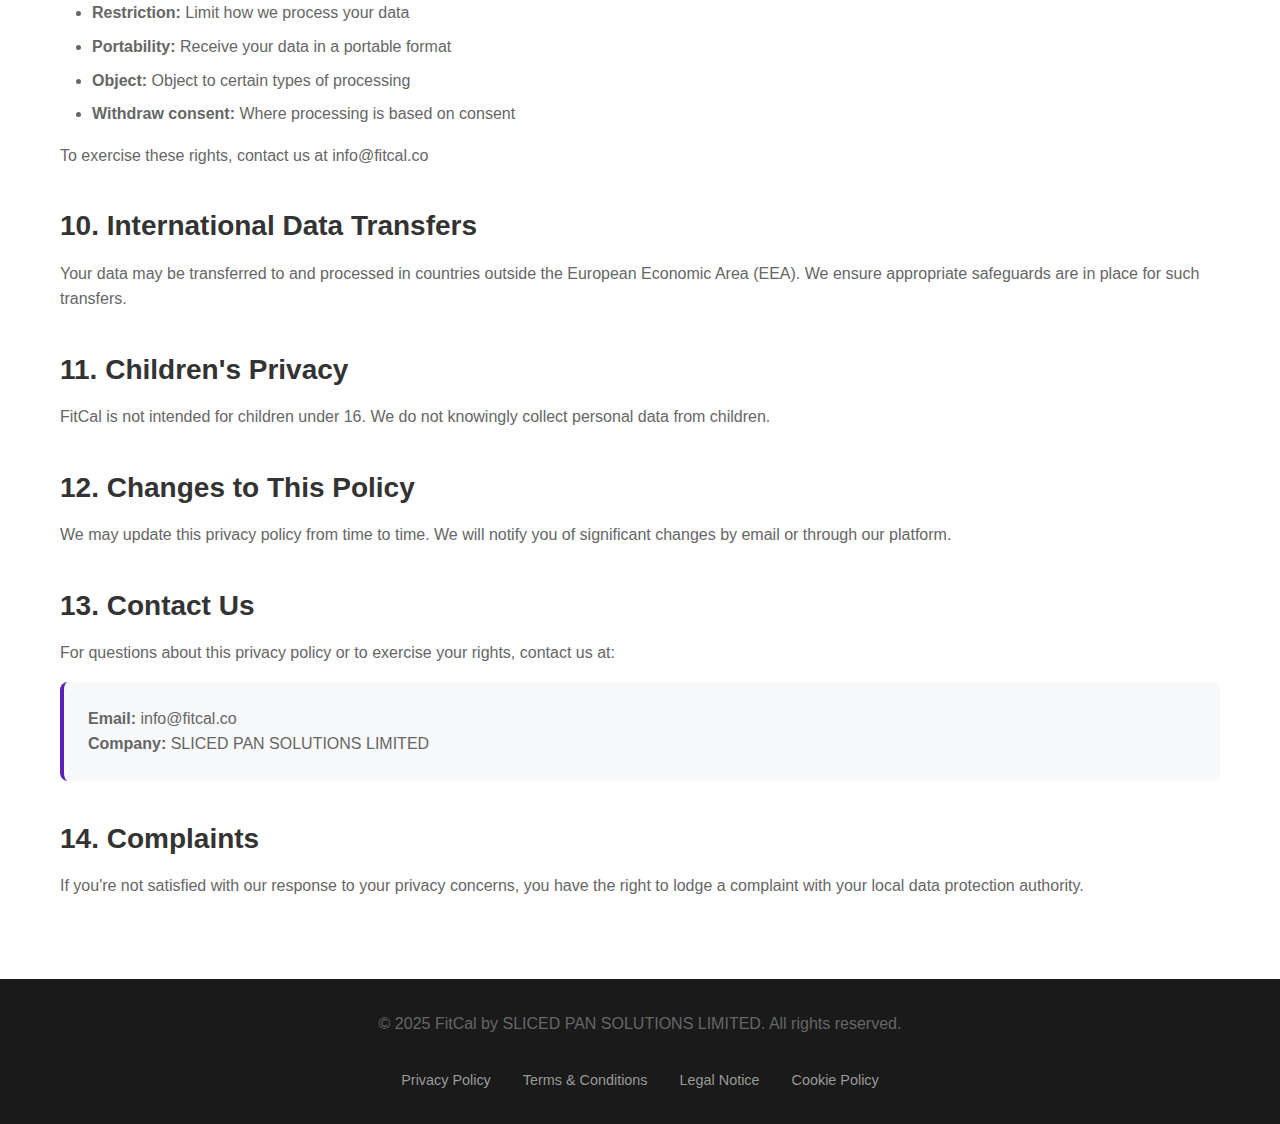
<file: privacy-policy.html>
<!DOCTYPE html>
<html lang="en">
<head>
    <meta charset="UTF-8">
    <meta name="viewport" content="width=device-width, initial-scale=1.0">
    <title>Privacy Policy - FitCal</title>
    <link rel="stylesheet" href="styles.css">
</head>
<body>
    <!-- Header/Navbar -->
    <header class="navbar">
        <div class="container">
            <div class="nav-content">
                <div class="nav-brand">FitCal</div>
                <nav class="nav-links">
                    <a href="index.html" class="nav-link">Home</a>
                    <a href="index.html#pricing" class="nav-link">Pricing</a>
                    <a href="mailto:jake@fitcal.co?subject=FitCal%20Free%20Trial%20Request" class="nav-cta">Get FitCal</a>
                </nav>
            </div>
        </div>
    </header>

    <section class="legal-content">
        <div class="container">
            <h1>Privacy Policy</h1>
            <p class="legal-date">Last updated: January 31, 2025</p>

            <h2>1. Introduction</h2>
            <p>SLICED PAN SOLUTIONS LIMITED ("FitCal", "we", "us", or "our") respects your privacy and is committed to protecting your personal data. This privacy policy explains how we collect, use, store, and protect your information when you use our fitness management platform.</p>

            <h2>2. Data Controller</h2>
            <p>The data controller responsible for your personal data is:</p>
            <div class="legal-info-box">
                <p><strong>SLICED PAN SOLUTIONS LIMITED</strong><br>
                Jake Whelan<br>
                Email: info@fitcal.co</p>
            </div>

            <h2>3. Information We Collect</h2>
            <h3>3.1 Information provided by fitness businesses:</h3>
            <ul>
                <li>Business name and contact information</li>
                <li>Business owner name and email</li>
                <li>Payment information (processed securely through Stripe)</li>
                <li>Class schedules and pricing information</li>
                <li>Business location and operating hours</li>
            </ul>

            <h3>3.2 Information provided by customers:</h3>
            <ul>
                <li>Name and email address</li>
                <li>Phone number (optional)</li>
                <li>Payment information (processed securely through Stripe)</li>
                <li>Booking history</li>
            </ul>

            <h3>3.3 Automatically collected information:</h3>
            <ul>
                <li>IP address</li>
                <li>Browser type and version</li>
                <li>Device information</li>
                <li>Usage data and analytics</li>
            </ul>

            <h2>4. How We Use Your Information</h2>
            <p>We use your personal data to:</p>
            <ul>
                <li>Provide and maintain our fitness booking platform</li>
                <li>Process bookings and payments</li>
                <li>Send transactional emails only (booking confirmations, cancellations, and receipts)</li>
                <li>Communicate important service updates</li>
                <li>Provide customer support</li>
                <li>Improve our services and develop new features</li>
                <li>Comply with legal obligations</li>
                <li>Prevent fraud and ensure platform security</li>
            </ul>

            <h3>4.1 Email Communications</h3>
            <p>We send only transactional emails triggered by customer actions:</p>
            <ul>
                <li><strong>Booking Confirmations:</strong> Sent immediately when you book a fitness class, including class details and calendar files</li>
                <li><strong>Booking Changes/Cancellations:</strong> Notifications about modifications or cancellations, including refund details</li>
                <li><strong>Package Purchase Confirmations:</strong> Receipts for multi-session packages with usage instructions</li>
            </ul>
            <p><strong>We do not send marketing emails, bulk emails, or use purchased email lists.</strong> All emails are sent from bookings@fitcal.co via our email service provider.</p>

            <h2>5. Legal Basis for Processing</h2>
            <p>We process your personal data based on:</p>
            <ul>
                <li><strong>Contract:</strong> To fulfill our service agreement with you</li>
                <li><strong>Legitimate interests:</strong> To operate and improve our business</li>
                <li><strong>Legal obligations:</strong> To comply with applicable laws</li>
                <li><strong>Consent:</strong> Where you have given explicit consent</li>
            </ul>

            <h2>6. Data Sharing and Disclosure</h2>
            <p>We may share your data with:</p>
            <ul>
                <li><strong>Service providers:</strong> Including Stripe (payments), Clerk (authentication), Sendune/AWS SES (transactional email delivery), and hosting providers</li>
                <li><strong>Business partners:</strong> Fitness businesses receive customer booking information</li>
                <li><strong>Legal authorities:</strong> When required by law or to protect our rights</li>
            </ul>
            <p>We do not sell your personal data to third parties.</p>

            <h2>7. Data Retention</h2>
            <p>We retain your personal data for as long as necessary to provide our services and comply with legal obligations. Specifically:</p>
            <ul>
                <li>Active account data: Retained while your account is active</li>
                <li>Transaction records: Retained for 7 years for tax purposes</li>
                <li>Deleted account data: Removed within 90 days of account deletion</li>
            </ul>

            <h2>8. Data Security</h2>
            <p>We implement appropriate technical and organizational measures to protect your personal data, including:</p>
            <ul>
                <li>Encryption of data in transit and at rest</li>
                <li>Regular security assessments</li>
                <li>Access controls and authentication</li>
                <li>Secure payment processing through Stripe</li>
            </ul>

            <h2>9. Your Rights</h2>
            <p>Under GDPR, you have the right to:</p>
            <ul>
                <li><strong>Access:</strong> Request a copy of your personal data</li>
                <li><strong>Rectification:</strong> Correct inaccurate or incomplete data</li>
                <li><strong>Erasure:</strong> Request deletion of your data</li>
                <li><strong>Restriction:</strong> Limit how we process your data</li>
                <li><strong>Portability:</strong> Receive your data in a portable format</li>
                <li><strong>Object:</strong> Object to certain types of processing</li>
                <li><strong>Withdraw consent:</strong> Where processing is based on consent</li>
            </ul>
            <p>To exercise these rights, contact us at info@fitcal.co</p>

            <h2>10. International Data Transfers</h2>
            <p>Your data may be transferred to and processed in countries outside the European Economic Area (EEA). We ensure appropriate safeguards are in place for such transfers.</p>

            <h2>11. Children's Privacy</h2>
            <p>FitCal is not intended for children under 16. We do not knowingly collect personal data from children.</p>

            <h2>12. Changes to This Policy</h2>
            <p>We may update this privacy policy from time to time. We will notify you of significant changes by email or through our platform.</p>

            <h2>13. Contact Us</h2>
            <p>For questions about this privacy policy or to exercise your rights, contact us at:</p>
            <div class="legal-info-box">
                <p><strong>Email:</strong> info@fitcal.co<br>
                <strong>Company:</strong> SLICED PAN SOLUTIONS LIMITED</p>
            </div>

            <h2>14. Complaints</h2>
            <p>If you're not satisfied with our response to your privacy concerns, you have the right to lodge a complaint with your local data protection authority.</p>
        </div>
    </section>

    <!-- Footer -->
    <footer>
        <div class="container">
            <div class="footer-content">
                <p>&copy; 2025 FitCal by SLICED PAN SOLUTIONS LIMITED. All rights reserved.</p>
                <div class="footer-links">
                    <a href="privacy-policy.html">Privacy Policy</a>
                    <a href="terms-conditions.html">Terms & Conditions</a>
                    <a href="legal-notice.html">Legal Notice</a>
                    <a href="cookie-policy.html">Cookie Policy</a>
                </div>
            </div>
        </div>
    </footer>
</body>
</html>
</file>
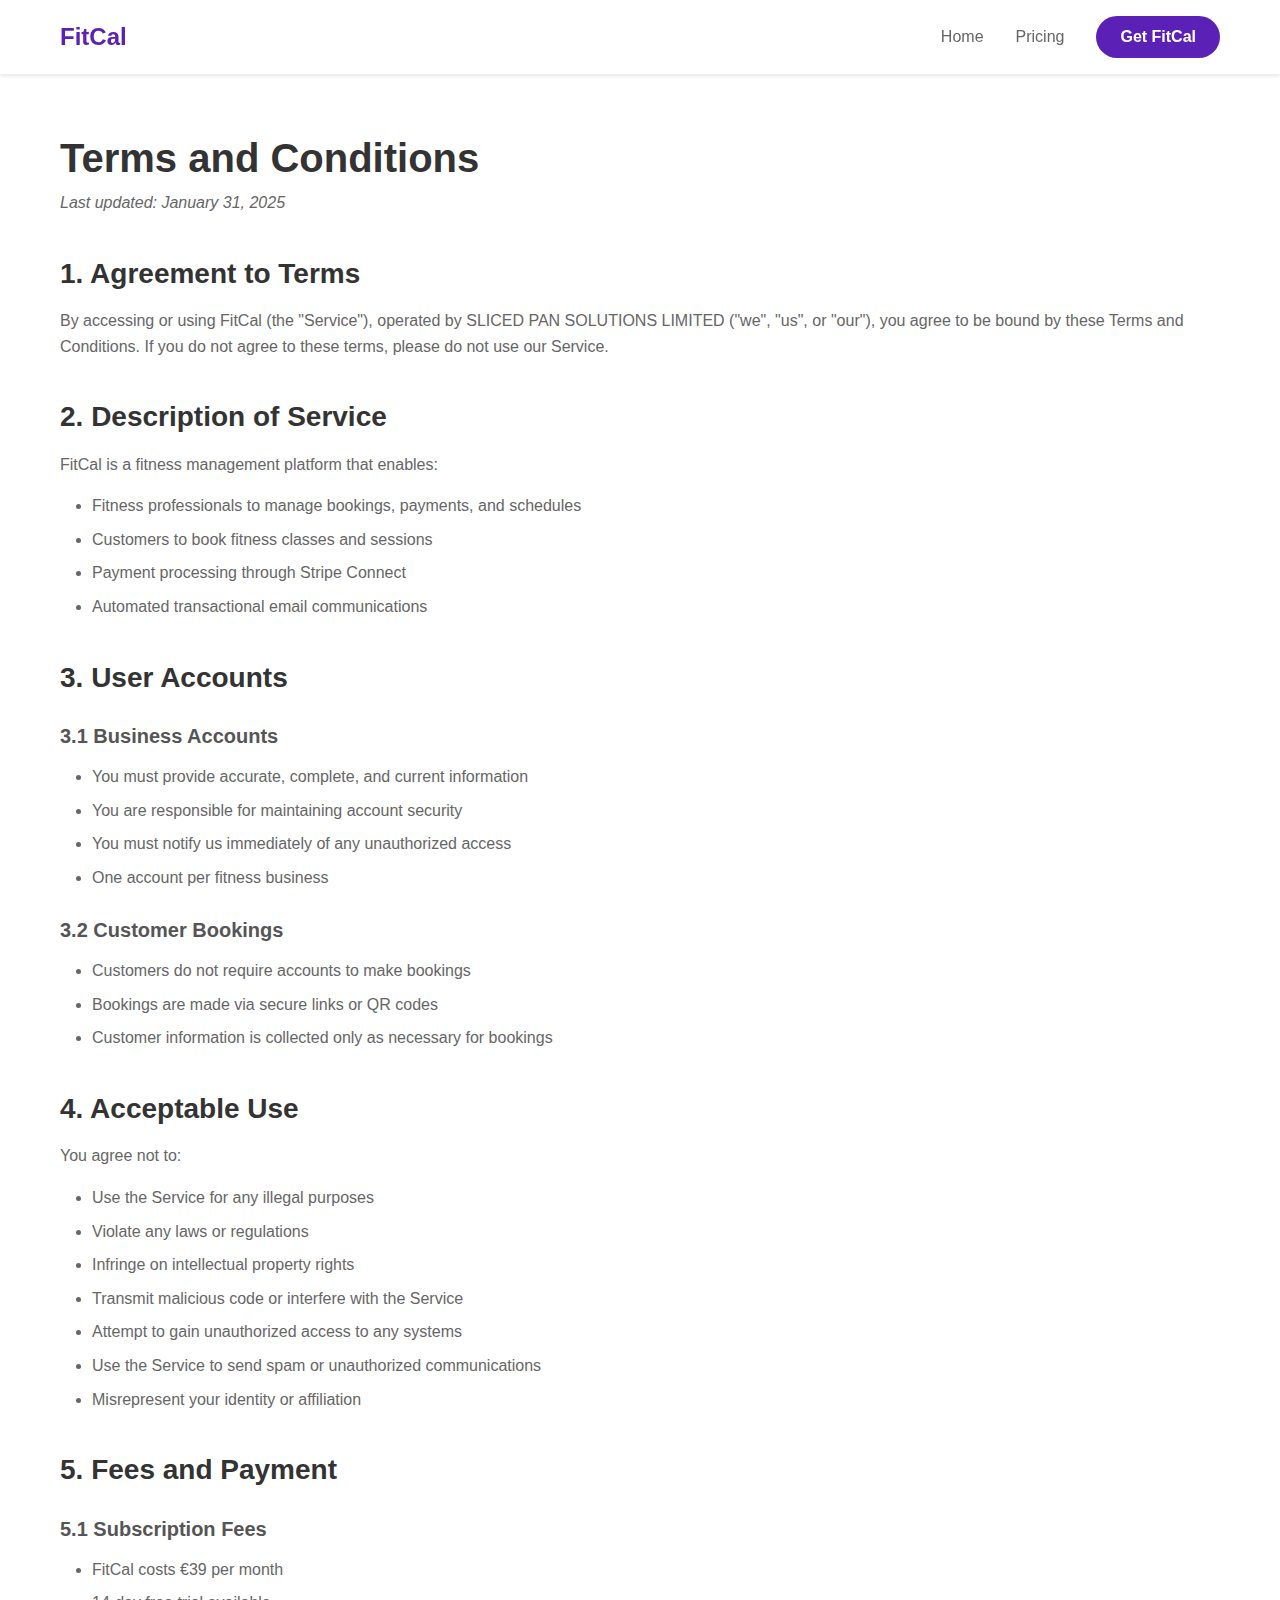
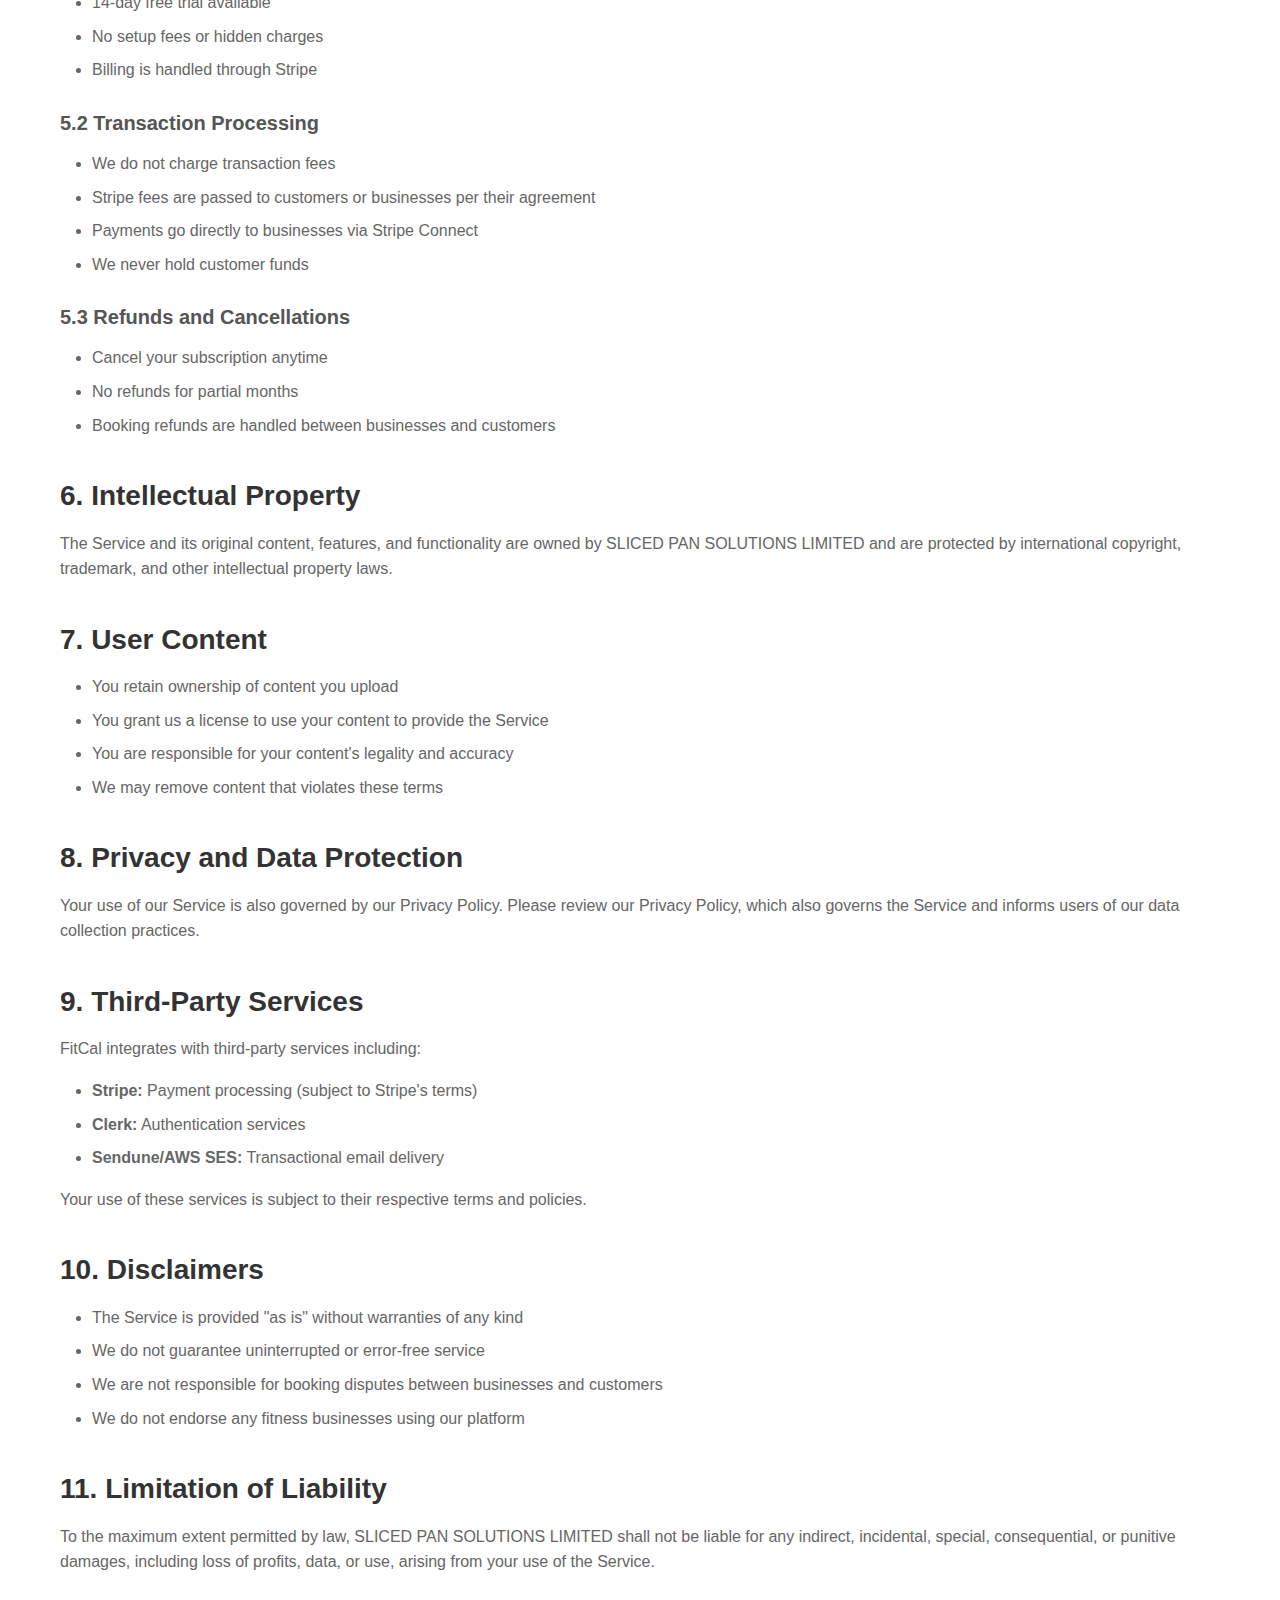
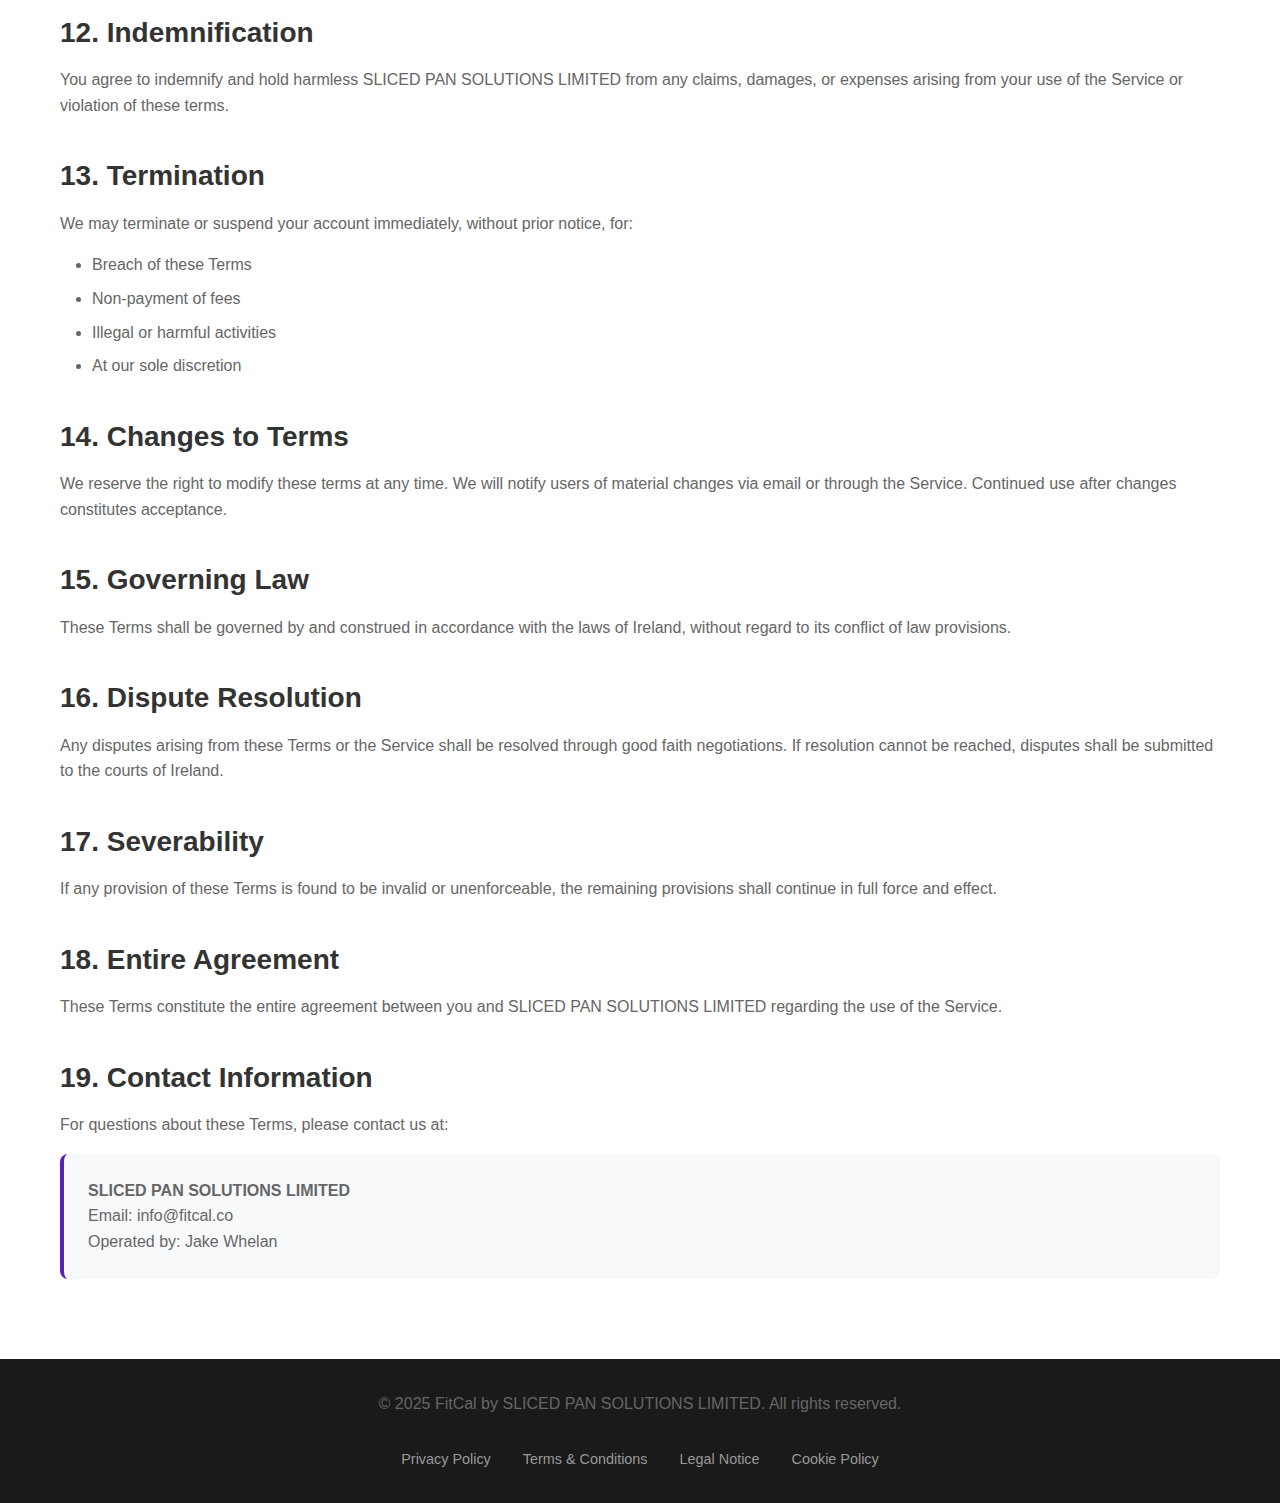
<file: terms-conditions.html>
<!DOCTYPE html>
<html lang="en">
<head>
    <meta charset="UTF-8">
    <meta name="viewport" content="width=device-width, initial-scale=1.0">
    <title>Terms and Conditions - FitCal</title>
    <link rel="stylesheet" href="styles.css">
</head>
<body>
    <!-- Header/Navbar -->
    <header class="navbar">
        <div class="container">
            <div class="nav-content">
                <div class="nav-brand">FitCal</div>
                <nav class="nav-links">
                    <a href="index.html" class="nav-link">Home</a>
                    <a href="index.html#pricing" class="nav-link">Pricing</a>
                    <a href="mailto:jake@fitcal.co?subject=FitCal%20Free%20Trial%20Request" class="nav-cta">Get FitCal</a>
                </nav>
            </div>
        </div>
    </header>

    <section class="legal-content">
        <div class="container">
            <h1>Terms and Conditions</h1>
            <p class="legal-date">Last updated: January 31, 2025</p>

            <h2>1. Agreement to Terms</h2>
            <p>By accessing or using FitCal (the "Service"), operated by SLICED PAN SOLUTIONS LIMITED ("we", "us", or "our"), you agree to be bound by these Terms and Conditions. If you do not agree to these terms, please do not use our Service.</p>

            <h2>2. Description of Service</h2>
            <p>FitCal is a fitness management platform that enables:</p>
            <ul>
                <li>Fitness professionals to manage bookings, payments, and schedules</li>
                <li>Customers to book fitness classes and sessions</li>
                <li>Payment processing through Stripe Connect</li>
                <li>Automated transactional email communications</li>
            </ul>

            <h2>3. User Accounts</h2>
            <h3>3.1 Business Accounts</h3>
            <ul>
                <li>You must provide accurate, complete, and current information</li>
                <li>You are responsible for maintaining account security</li>
                <li>You must notify us immediately of any unauthorized access</li>
                <li>One account per fitness business</li>
            </ul>

            <h3>3.2 Customer Bookings</h3>
            <ul>
                <li>Customers do not require accounts to make bookings</li>
                <li>Bookings are made via secure links or QR codes</li>
                <li>Customer information is collected only as necessary for bookings</li>
            </ul>

            <h2>4. Acceptable Use</h2>
            <p>You agree not to:</p>
            <ul>
                <li>Use the Service for any illegal purposes</li>
                <li>Violate any laws or regulations</li>
                <li>Infringe on intellectual property rights</li>
                <li>Transmit malicious code or interfere with the Service</li>
                <li>Attempt to gain unauthorized access to any systems</li>
                <li>Use the Service to send spam or unauthorized communications</li>
                <li>Misrepresent your identity or affiliation</li>
            </ul>

            <h2>5. Fees and Payment</h2>
            <h3>5.1 Subscription Fees</h3>
            <ul>
                <li>FitCal costs €39 per month</li>
                <li>14-day free trial available</li>
                <li>No setup fees or hidden charges</li>
                <li>Billing is handled through Stripe</li>
            </ul>

            <h3>5.2 Transaction Processing</h3>
            <ul>
                <li>We do not charge transaction fees</li>
                <li>Stripe fees are passed to customers or businesses per their agreement</li>
                <li>Payments go directly to businesses via Stripe Connect</li>
                <li>We never hold customer funds</li>
            </ul>

            <h3>5.3 Refunds and Cancellations</h3>
            <ul>
                <li>Cancel your subscription anytime</li>
                <li>No refunds for partial months</li>
                <li>Booking refunds are handled between businesses and customers</li>
            </ul>

            <h2>6. Intellectual Property</h2>
            <p>The Service and its original content, features, and functionality are owned by SLICED PAN SOLUTIONS LIMITED and are protected by international copyright, trademark, and other intellectual property laws.</p>

            <h2>7. User Content</h2>
            <ul>
                <li>You retain ownership of content you upload</li>
                <li>You grant us a license to use your content to provide the Service</li>
                <li>You are responsible for your content's legality and accuracy</li>
                <li>We may remove content that violates these terms</li>
            </ul>

            <h2>8. Privacy and Data Protection</h2>
            <p>Your use of our Service is also governed by our Privacy Policy. Please review our Privacy Policy, which also governs the Service and informs users of our data collection practices.</p>

            <h2>9. Third-Party Services</h2>
            <p>FitCal integrates with third-party services including:</p>
            <ul>
                <li><strong>Stripe:</strong> Payment processing (subject to Stripe's terms)</li>
                <li><strong>Clerk:</strong> Authentication services</li>
                <li><strong>Sendune/AWS SES:</strong> Transactional email delivery</li>
            </ul>
            <p>Your use of these services is subject to their respective terms and policies.</p>

            <h2>10. Disclaimers</h2>
            <ul>
                <li>The Service is provided "as is" without warranties of any kind</li>
                <li>We do not guarantee uninterrupted or error-free service</li>
                <li>We are not responsible for booking disputes between businesses and customers</li>
                <li>We do not endorse any fitness businesses using our platform</li>
            </ul>

            <h2>11. Limitation of Liability</h2>
            <p>To the maximum extent permitted by law, SLICED PAN SOLUTIONS LIMITED shall not be liable for any indirect, incidental, special, consequential, or punitive damages, including loss of profits, data, or use, arising from your use of the Service.</p>

            <h2>12. Indemnification</h2>
            <p>You agree to indemnify and hold harmless SLICED PAN SOLUTIONS LIMITED from any claims, damages, or expenses arising from your use of the Service or violation of these terms.</p>

            <h2>13. Termination</h2>
            <p>We may terminate or suspend your account immediately, without prior notice, for:</p>
            <ul>
                <li>Breach of these Terms</li>
                <li>Non-payment of fees</li>
                <li>Illegal or harmful activities</li>
                <li>At our sole discretion</li>
            </ul>

            <h2>14. Changes to Terms</h2>
            <p>We reserve the right to modify these terms at any time. We will notify users of material changes via email or through the Service. Continued use after changes constitutes acceptance.</p>

            <h2>15. Governing Law</h2>
            <p>These Terms shall be governed by and construed in accordance with the laws of Ireland, without regard to its conflict of law provisions.</p>

            <h2>16. Dispute Resolution</h2>
            <p>Any disputes arising from these Terms or the Service shall be resolved through good faith negotiations. If resolution cannot be reached, disputes shall be submitted to the courts of Ireland.</p>

            <h2>17. Severability</h2>
            <p>If any provision of these Terms is found to be invalid or unenforceable, the remaining provisions shall continue in full force and effect.</p>

            <h2>18. Entire Agreement</h2>
            <p>These Terms constitute the entire agreement between you and SLICED PAN SOLUTIONS LIMITED regarding the use of the Service.</p>

            <h2>19. Contact Information</h2>
            <p>For questions about these Terms, please contact us at:</p>
            <div class="legal-info-box">
                <p><strong>SLICED PAN SOLUTIONS LIMITED</strong><br>
                Email: info@fitcal.co<br>
                Operated by: Jake Whelan</p>
            </div>
        </div>
    </section>

    <!-- Footer -->
    <footer>
        <div class="container">
            <div class="footer-content">
                <p>&copy; 2025 FitCal by SLICED PAN SOLUTIONS LIMITED. All rights reserved.</p>
                <div class="footer-links">
                    <a href="privacy-policy.html">Privacy Policy</a>
                    <a href="terms-conditions.html">Terms & Conditions</a>
                    <a href="legal-notice.html">Legal Notice</a>
                    <a href="cookie-policy.html">Cookie Policy</a>
                </div>
            </div>
        </div>
    </footer>
</body>
</html>
</file>
<file: styles.css>
/* Reset and Base Styles */
* {
    margin: 0;
    padding: 0;
    box-sizing: border-box;
}

html {
    scroll-behavior: smooth;
}

body {
    font-family: -apple-system, BlinkMacSystemFont, 'Segoe UI', Roboto, Oxygen, Ubuntu, Cantarell, sans-serif;
    line-height: 1.6;
    color: #333;
    background-color: #fff;
    padding-top: 70px; /* Account for fixed navbar */
}

.container {
    max-width: 1200px;
    margin: 0 auto;
    padding: 0 20px;
}

/* Typography */
h1 {
    font-size: 3rem;
    line-height: 1.2;
    margin-bottom: 1.5rem;
    font-weight: 700;
}

h2 {
    font-size: 2.5rem;
    line-height: 1.3;
    margin-bottom: 1.5rem;
    text-align: center;
    font-weight: 600;
}

h3 {
    font-size: 1.5rem;
    margin-bottom: 1rem;
    font-weight: 600;
}

h4 {
    font-size: 1.25rem;
    margin-bottom: 0.5rem;
    font-weight: 600;
}

p {
    margin-bottom: 1rem;
    color: #666;
}

/* Buttons */
.cta-button {
    display: inline-block;
    background-color: #5B21B6;
    color: white;
    padding: 1rem 2rem;
    border-radius: 50px;
    text-decoration: none;
    font-weight: 600;
    font-size: 1.1rem;
    transition: background-color 0.3s ease;
}

.cta-button:hover {
    background-color: #4C1D95;
}

/* Navbar */
.navbar {
    position: fixed;
    top: 0;
    left: 0;
    right: 0;
    background-color: white;
    box-shadow: 0 2px 4px rgba(0,0,0,0.1);
    z-index: 1000;
    padding: 1rem 0;
}

.nav-content {
    display: flex;
    justify-content: space-between;
    align-items: center;
}

.nav-brand {
    font-size: 1.5rem;
    font-weight: 700;
    color: #5B21B6;
}

.nav-links {
    display: flex;
    align-items: center;
    gap: 2rem;
}

.nav-link {
    color: #666;
    text-decoration: none;
    font-weight: 500;
    transition: color 0.3s ease;
}

.nav-link:hover {
    color: #5B21B6;
}

.nav-cta {
    background-color: #5B21B6;
    color: white;
    padding: 0.5rem 1.5rem;
    border-radius: 50px;
    text-decoration: none;
    font-weight: 600;
    transition: background-color 0.3s ease;
}

.nav-cta:hover {
    background-color: #4C1D95;
}

/* Hero Section */
.hero {
    background: linear-gradient(135deg, #667eea 0%, #764ba2 100%);
    color: white;
    padding: 6rem 0;
    text-align: center;
}

.hero h1 {
    color: white;
    max-width: 900px;
    margin: 0 auto 1.5rem;
}

.hero-subtitle {
    font-size: 1.25rem;
    margin-bottom: 2rem;
    color: rgba(255, 255, 255, 0.9);
    max-width: 700px;
    margin-left: auto;
    margin-right: auto;
}

/* Problem Section */
.problem {
    padding: 5rem 0;
    background-color: #f8f9fa;
}

.problem-grid {
    display: grid;
    grid-template-columns: repeat(auto-fit, minmax(300px, 1fr));
    gap: 2rem;
    margin-top: 3rem;
}

.problem-item {
    text-align: center;
    padding: 2rem;
}

.problem-item h3 {
    color: #DC2626;
    margin-bottom: 1rem;
}

/* Solution Section */
.solution {
    padding: 5rem 0;
}

.solution-intro {
    text-align: center;
    font-size: 1.25rem;
    max-width: 800px;
    margin: 0 auto 3rem;
}

.solution-grid {
    display: grid;
    grid-template-columns: repeat(auto-fit, minmax(300px, 1fr));
    gap: 2rem;
}

.solution-item {
    text-align: center;
    padding: 2rem;
}

.icon {
    font-size: 3rem;
    margin-bottom: 1rem;
}

/* Features Section */
.features {
    padding: 5rem 0;
    background-color: #f8f9fa;
}

.features-grid {
    display: grid;
    grid-template-columns: repeat(auto-fit, minmax(350px, 1fr));
    gap: 2rem;
    margin-top: 3rem;
}

.feature-item {
    background: white;
    padding: 2rem;
    border-radius: 8px;
    box-shadow: 0 2px 4px rgba(0,0,0,0.1);
}

/* How It Works Section */
.how-it-works {
    padding: 5rem 0;
}

.steps {
    display: grid;
    grid-template-columns: repeat(auto-fit, minmax(250px, 1fr));
    gap: 2rem;
    margin-top: 3rem;
}

.step {
    text-align: center;
    padding: 2rem;
}

.step-number {
    width: 60px;
    height: 60px;
    background-color: #5B21B6;
    color: white;
    border-radius: 50%;
    display: flex;
    align-items: center;
    justify-content: center;
    font-size: 1.5rem;
    font-weight: bold;
    margin: 0 auto 1rem;
}

/* Pricing Section */
.pricing {
    padding: 5rem 0;
    background-color: #f8f9fa;
}

.price-box {
    background: white;
    max-width: 400px;
    margin: 3rem auto;
    padding: 3rem;
    border-radius: 16px;
    box-shadow: 0 4px 6px rgba(0,0,0,0.1);
    text-align: center;
}

.price {
    font-size: 4rem;
    font-weight: 700;
    color: #5B21B6;
    display: inline-block;
}

.period {
    font-size: 1.5rem;
    color: #666;
    display: inline-block;
}

.price-features {
    list-style: none;
    margin: 2rem 0;
    text-align: left;
}

.price-features li {
    padding: 0.5rem 0;
    color: #333;
}

.trial-info {
    margin-top: 1rem;
    color: #666;
    font-size: 0.9rem;
}

/* Comparison Section */
.comparison {
    padding: 5rem 0;
}

.comparison-table {
    overflow-x: auto;
    margin-top: 2rem;
}

table {
    width: 100%;
    border-collapse: collapse;
    background: white;
    box-shadow: 0 2px 4px rgba(0,0,0,0.1);
}

th, td {
    padding: 1rem;
    text-align: left;
    border-bottom: 1px solid #e5e7eb;
}

th {
    background-color: #f8f9fa;
    font-weight: 600;
}

.fitcal {
    background-color: #F3E8FF;
    font-weight: 600;
    color: #5B21B6;
}

/* FAQ Section */
.faq {
    padding: 5rem 0;
    background-color: #f8f9fa;
}

.faq-grid {
    display: grid;
    grid-template-columns: repeat(auto-fit, minmax(400px, 1fr));
    gap: 2rem;
    margin-top: 3rem;
}

.faq-item {
    background: white;
    padding: 2rem;
    border-radius: 8px;
}

.faq-item h3 {
    color: #5B21B6;
    margin-bottom: 1rem;
}

/* Final CTA Section */
.final-cta {
    padding: 5rem 0;
    text-align: center;
    background: linear-gradient(135deg, #667eea 0%, #764ba2 100%);
    color: white;
}

.final-cta h2 {
    color: white;
}

.final-cta p {
    color: rgba(255, 255, 255, 0.9);
    font-size: 1.25rem;
    margin-bottom: 2rem;
}

.cta-info {
    margin-top: 1rem;
    font-size: 0.9rem;
    color: rgba(255, 255, 255, 0.8);
}

/* Footer */
footer {
    padding: 2rem 0;
    text-align: center;
    background-color: #1a1a1a;
    color: #999;
}

.footer-content {
    display: flex;
    flex-direction: column;
    align-items: center;
    gap: 1rem;
}

.footer-links {
    display: flex;
    gap: 2rem;
    flex-wrap: wrap;
    justify-content: center;
}

.footer-links a {
    color: #999;
    text-decoration: none;
    font-size: 0.9rem;
    transition: color 0.3s ease;
}

.footer-links a:hover {
    color: #fff;
}

/* Legal Pages */
.legal-content {
    padding: 4rem 0;
    min-height: calc(100vh - 200px);
}

.legal-content h1 {
    font-size: 2.5rem;
    margin-bottom: 0.5rem;
}

.legal-content h2 {
    font-size: 1.75rem;
    margin-top: 2.5rem;
    margin-bottom: 1rem;
    text-align: left;
    color: #333;
}

.legal-content h3 {
    font-size: 1.25rem;
    margin-top: 1.5rem;
    margin-bottom: 0.75rem;
    color: #555;
}

.legal-date {
    color: #666;
    font-style: italic;
    margin-bottom: 2rem;
}

.legal-info-box {
    background-color: #f8f9fa;
    padding: 1.5rem;
    border-radius: 8px;
    margin: 1rem 0;
    border-left: 4px solid #5B21B6;
}

.legal-info-box p {
    margin-bottom: 0.5rem;
}

.legal-info-box p:last-child {
    margin-bottom: 0;
}

.legal-content ul {
    margin-left: 2rem;
    margin-bottom: 1rem;
}

.legal-content ul li {
    margin-bottom: 0.5rem;
    color: #666;
}

.legal-content a {
    color: #5B21B6;
    text-decoration: none;
}

.legal-content a:hover {
    text-decoration: underline;
}

/* Cookie Table */
.cookie-table {
    width: 100%;
    margin: 1rem 0;
    border-collapse: collapse;
    background: white;
    box-shadow: 0 2px 4px rgba(0,0,0,0.1);
}

.cookie-table th,
.cookie-table td {
    padding: 1rem;
    text-align: left;
    border-bottom: 1px solid #e5e7eb;
}

.cookie-table th {
    background-color: #f8f9fa;
    font-weight: 600;
}

.cookie-table tbody tr:hover {
    background-color: #f8f9fa;
}

/* Responsive Design */
@media (max-width: 768px) {
    body {
        padding-top: 60px;
    }
    
    h1 {
        font-size: 2rem;
    }
    
    h2 {
        font-size: 1.75rem;
    }
    
    .navbar {
        padding: 0.75rem 0;
    }
    
    .nav-brand {
        font-size: 1.25rem;
    }
    
    .nav-links {
        gap: 1rem;
    }
    
    .nav-link {
        font-size: 0.9rem;
    }
    
    .nav-cta {
        padding: 0.4rem 1rem;
        font-size: 0.9rem;
    }
    
    .hero {
        padding: 4rem 0;
    }
    
    .problem-grid,
    .solution-grid,
    .features-grid,
    .steps,
    .faq-grid {
        grid-template-columns: 1fr;
    }
    
    .comparison-table {
        font-size: 0.875rem;
    }
    
    th, td {
        padding: 0.5rem;
    }
    
    .footer-links {
        gap: 1rem;
        font-size: 0.8rem;
    }
    
    .legal-content h1 {
        font-size: 2rem;
    }
    
    .legal-content h2 {
        font-size: 1.5rem;
    }
    
    .cookie-table {
        font-size: 0.875rem;
    }
    
    .cookie-table th,
    .cookie-table td {
        padding: 0.5rem;
    }
}
</file>
